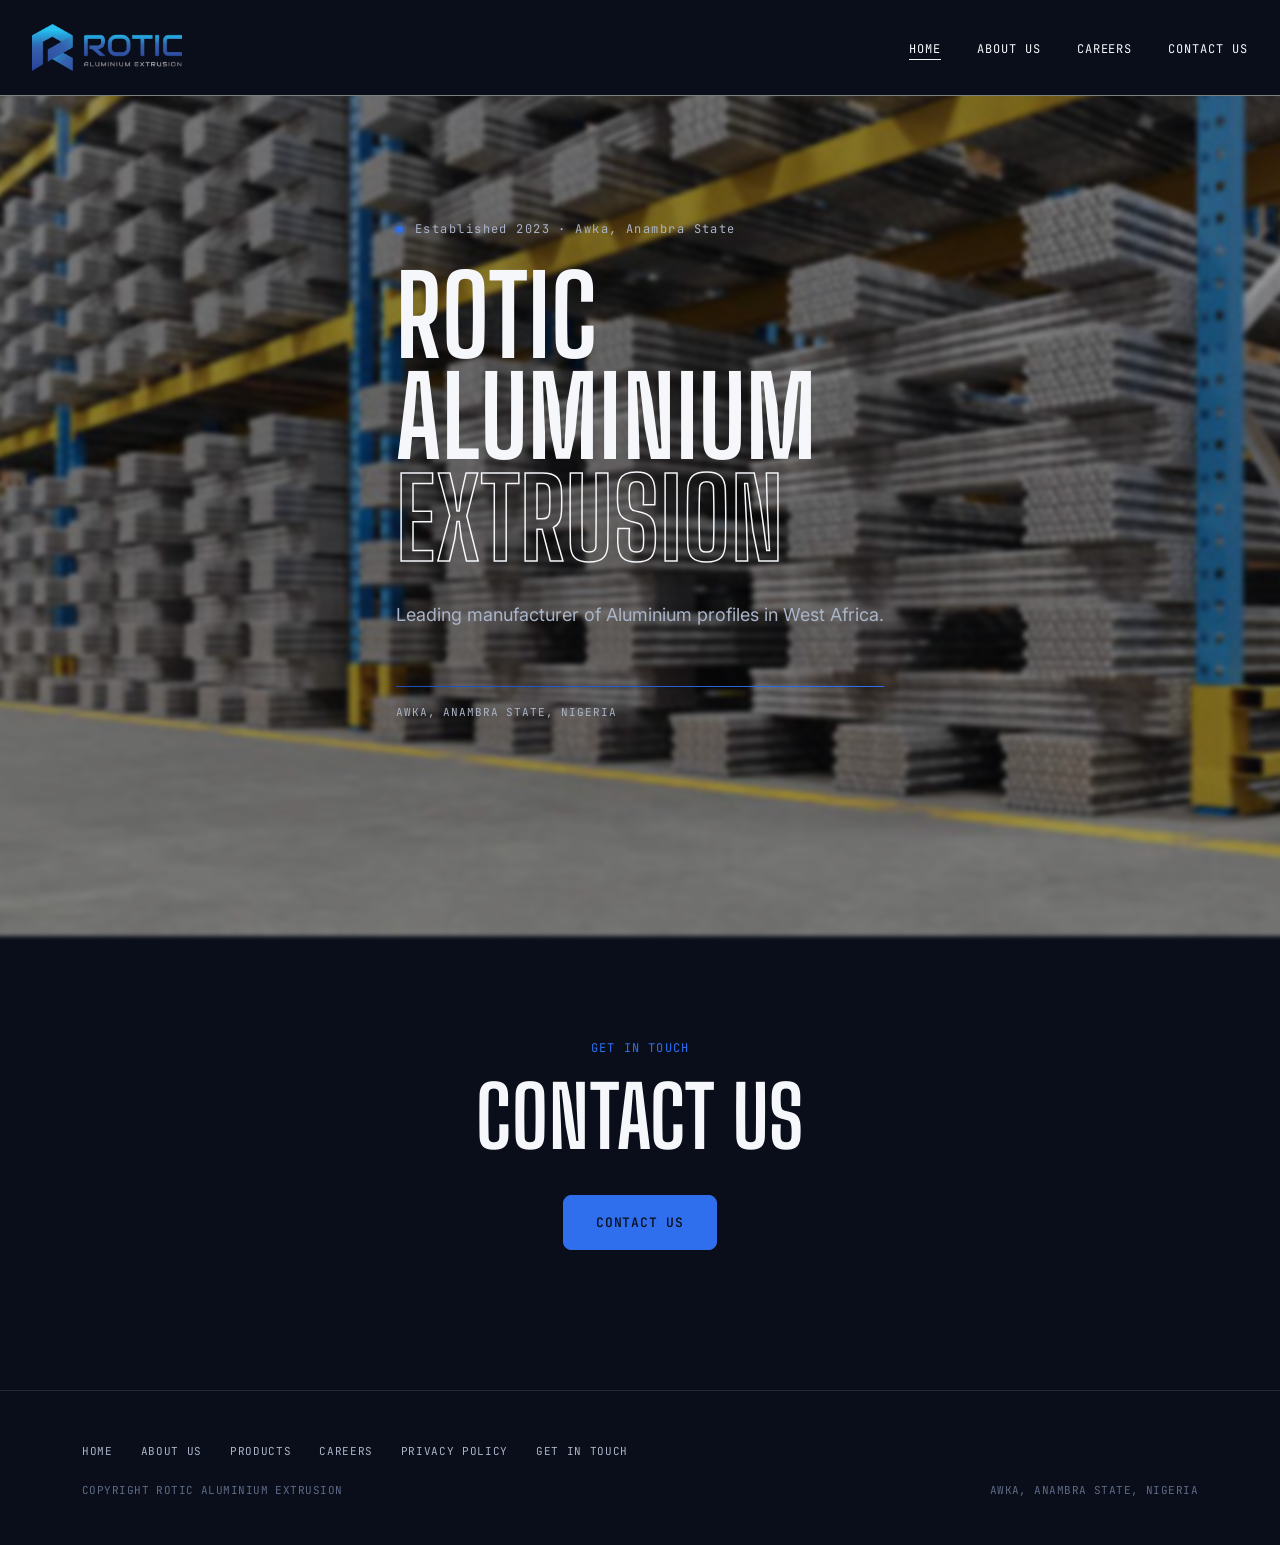
<file: index.html>
<!doctype html>
<html lang="en">
  <head>
    <meta charset="UTF-8" />
    <meta name="viewport" content="width=device-width, initial-scale=1.0" />
    <title>
      Rotic Aluminium Extrusion | Leading Aluminium Profile Manufacturer in
      Nigeria &amp; West Africa
    </title>
    <meta
      name="description"
      content="Rotic Aluminium Extrusion is a leading aluminium profile manufacturer in Awka, Anambra State, Nigeria, turning recycled scrap into high-performance extrusions for construction, architecture and industrial fabrication across West Africa."
    />
    <meta
      name="keywords"
      content="aluminium extrusion Nigeria, aluminium extrusion company Awka, aluminium profile manufacturer Nigeria, aluminium extrusion West Africa, recycled aluminium Nigeria, aluminium extrusion Anambra State, aluminium manufacturer Southeast Nigeria, powder coated aluminium Nigeria, aluminium fabrication supplier, Rotic Aluminium Extrusion"
    />
    <meta name="robots" content="index, follow" />
    <meta name="author" content="Rotic Aluminium Extrusion" />
    <link rel="canonical" href="https://company-website-tawny-pi.vercel.app/" />

    <!-- Open Graph -->
    <meta property="og:type" content="website" />
    <meta property="og:site_name" content="Rotic Aluminium Extrusion" />
    <meta
      property="og:title"
      content="Rotic Aluminium Extrusion | Leading Aluminium Profile Manufacturer in Nigeria"
    />
    <meta
      property="og:description"
      content="Leading manufacturer of aluminium profiles in West Africa. Fully integrated extrusion plant in Awka, Anambra State, Nigeria, built on recycled raw material."
    />
    <meta
      property="og:url"
      content="https://company-website-tawny-pi.vercel.app/"
    />
    <meta
      property="og:image"
      content="https://company-website-tawny-pi.vercel.app/images/IMG_4225.png"
    />
    <meta property="og:locale" content="en_NG" />

    <!-- Twitter / X -->
    <meta name="twitter:card" content="summary_large_image" />
    <meta
      name="twitter:title"
      content="Rotic Aluminium Extrusion | Leading Aluminium Profile Manufacturer in Nigeria"
    />
    <meta
      name="twitter:description"
      content="Leading manufacturer of aluminium profiles in West Africa, based in Awka, Anambra State, Nigeria."
    />
    <meta
      name="twitter:image"
      content="https://company-website-tawny-pi.vercel.app/images/IMG_4225.png"
    />

    <!-- Geo tags -->
    <meta name="geo.region" content="NG-AN" />
    <meta name="geo.placename" content="Awka, Anambra State" />
    <meta name="geo.position" content="6.233718767976861, 7.117095529133441" />
    <meta name="ICBM" content="6.233718767976861, 7.117095529133441" />

    <!-- JSON-LD: Organization (canonical entity record) -->
    <script type="application/ld+json">
      {
        "@context": "https://schema.org",
        "@type": "ManufacturingBusiness",
        "@id": "https://company-website-tawny-pi.vercel.app/#organization",
        "name": "Rotic Aluminium Extrusion",
        "alternateName": "Rotic Aluminium",
        "url": "https://company-website-tawny-pi.vercel.app/",
        "logo": "https://company-website-tawny-pi.vercel.app/images/IMG_4225.png",
        "description": "Rotic Aluminium Extrusion is a fully integrated aluminium extrusion manufacturer in Awka, Anambra State, Nigeria, transforming recycled aluminium scrap into high-performance profiles for construction, architecture, interior design and industrial fabrication.",
        "foundingDate": "2023",
        "address": {
          "@type": "PostalAddress",
          "addressLocality": "Awka",
          "addressRegion": "Anambra State",
          "addressCountry": "NG"
        },
        "areaServed": {
          "@type": "Place",
          "name": "West Africa"
        },
        "sameAs": ["https://ng.linkedin.com/company/rotic-aluminium-extrusion"]
      }
    </script>
    <link rel="preconnect" href="https://fonts.googleapis.com" />
    <link
      href="https://fonts.googleapis.com/css2?family=Big+Shoulders+Display:wght@500;600;700;800&family=Inter:wght@400;500;600&family=JetBrains+Mono:wght@400;500&display=swap"
      rel="stylesheet"
    />
    <link rel="icon" type="image/png" sizes="32x32" href="/favicon-32x32.png" />
    <link rel="icon" type="image/png" sizes="16x16" href="/favicon-16x16.png" />
    <link rel="apple-touch-icon" sizes="180x180" href="/apple-touch-icon.png" />
    <link rel="manifest" href="/site.webmanifest" />
    <link rel="icon" href="/favicon.ico" sizes="any" />
    <link rel="stylesheet" href="style.css" />
  </head>
  <body>
    <header>
      <a href="/" class="logo">
        <img src="./images/IMG_4225.png" alt="" class="logo" />
      </a>
      <nav>
        <ul>
          <li><a href="/" class="active">Home</a></li>
          <li><a href="/about">About Us</a></li>
          <li><a href="/careers">Careers</a></li>
          <li><a href="/contact">Contact Us</a></li>
        </ul>
      </nav>
      <button
        class="nav-toggle"
        id="navToggle"
        aria-label="Open menu"
        aria-expanded="false"
        aria-controls="mobileMenu"
      >
        <span class="nav-toggle-bars"
          ><span></span><span></span><span></span
        ></span>
      </button>
    </header>

    <div class="mobile-menu" id="mobileMenu">
      <ul>
        <li><a href="/" data-link class="active">Home</a></li>
        <li><a href="/about" data-link>About Us</a></li>
        <li><a href="/careers" data-link>Careers</a></li>
        <li><a href="/contact" data-link>Contact Us</a></li>
      </ul>
      <div class="mobile-menu-foot mono">Awka, Anambra State, Nigeria</div>
    </div>

    <!-- ============ HOME / HERO ============ -->
    <section class="hero">
      <div class="wrap">
        <div class="hero-eyebrow">
          <span class="dot"></span>
          <span>Established 2023 &middot; Awka, Anambra State</span>
        </div>
        <h1>ROTIC<br />ALUMINIUM<br /><em>EXTRUSION</em></h1>
        <p class="hero-sub">
          Leading manufacturer of Aluminium profiles in West Africa.
        </p>
        <div class="die-line"><div class="billet"></div></div>
        <div class="hero-meta">
          <span>Awka, Anambra State, Nigeria</span>
        </div>
      </div>
    </section>

    <!-- ============ CTA ============ -->
    <section class="cta">
      <div class="wrap">
        <div class="eyebrow">Get In Touch</div>
        <h2 class="reveal">CONTACT US</h2>
        <div class="cta-buttons reveal">
          <a href="/contact" class="btn btn-solid">Contact Us</a>
        </div>
      </div>
    </section>

    <footer>
      <div class="wrap">
        <div class="footer-row">
          <ul class="footer-links">
            <li><a href="/">Home</a></li>
            <li><a href="/about">About Us</a></li>
            <li><a href="#">Products</a></li>
            <li><a href="/careers">Careers</a></li>
            <li><a href="#">Privacy Policy</a></li>
            <li><a href="/contact">Get In Touch</a></li>
          </ul>
        </div>
        <div class="footer-row" style="margin-top: 24px">
          <span class="mono">Copyright Rotic Aluminium Extrusion</span>
          <span class="mono">Awka, Anambra State, Nigeria</span>
        </div>
      </div>
    </footer>

    <script src="script.js"></script>
  </body>
</html>
</file>
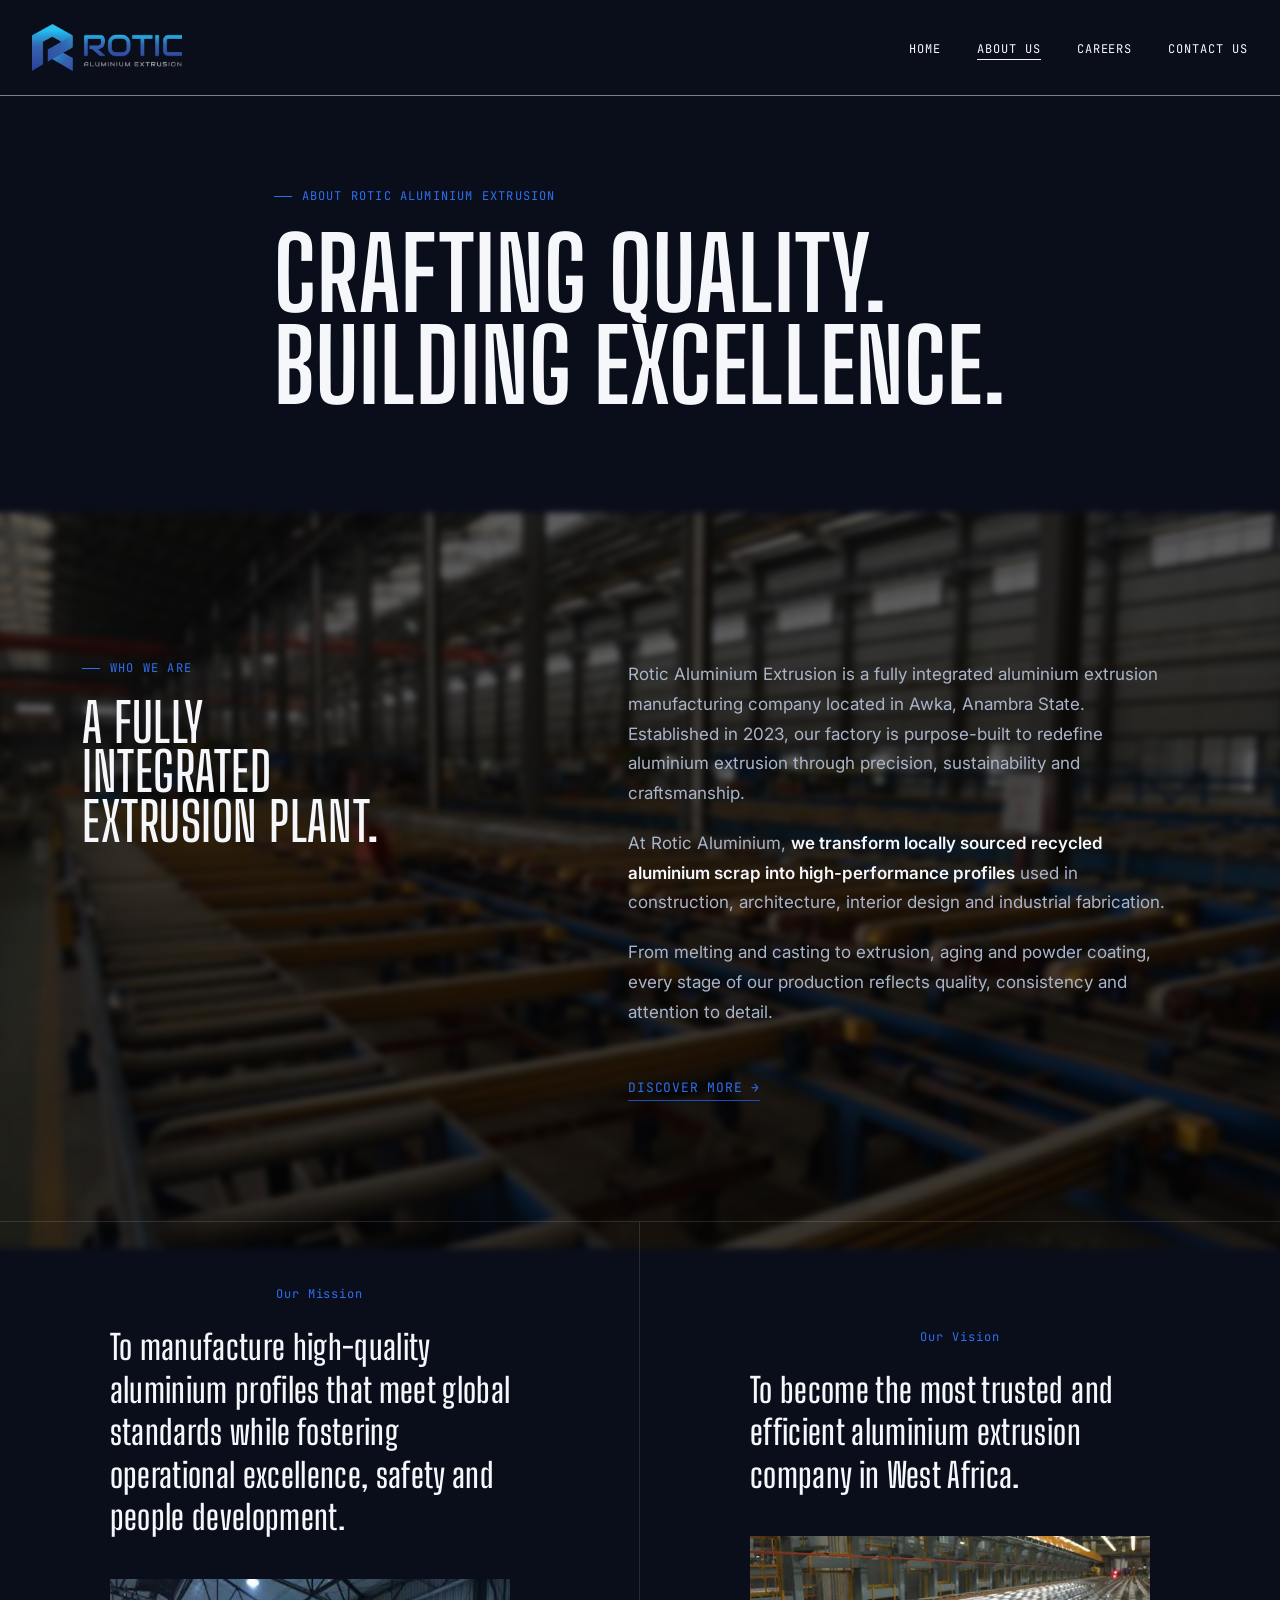
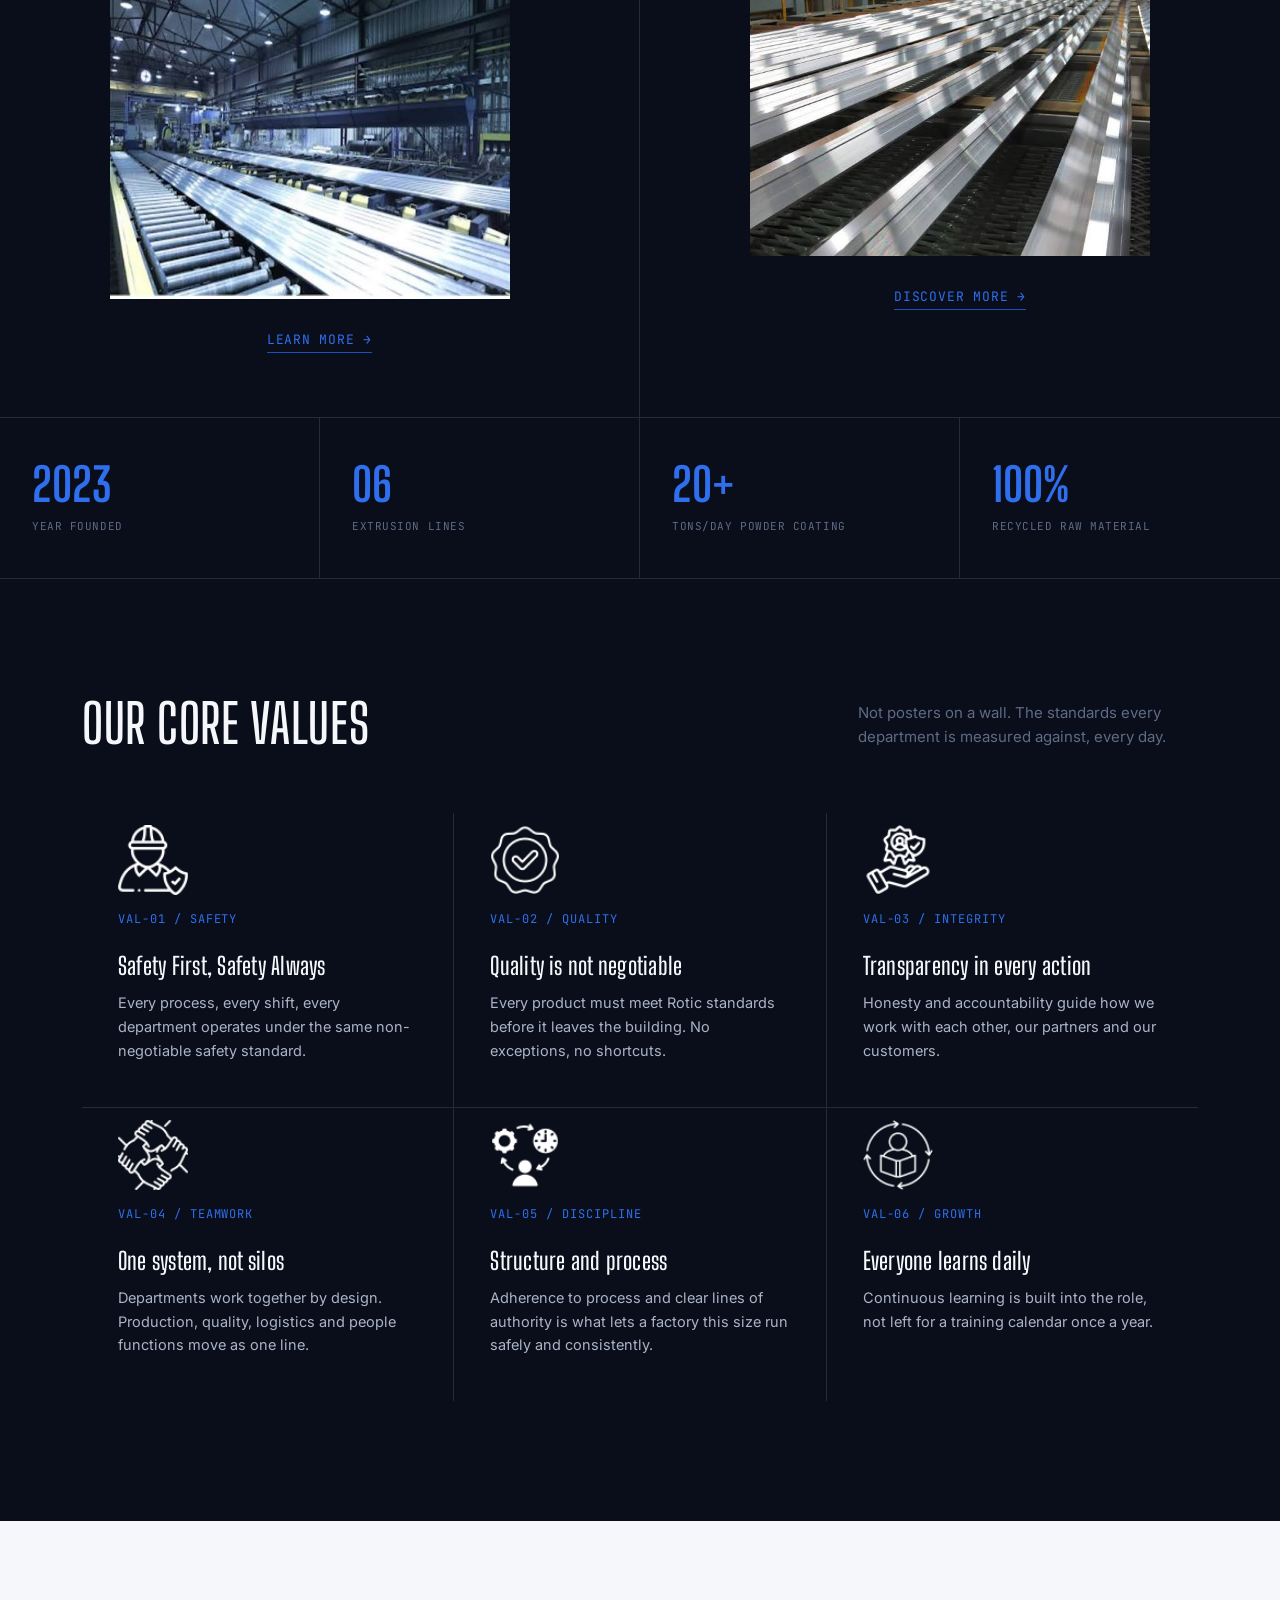
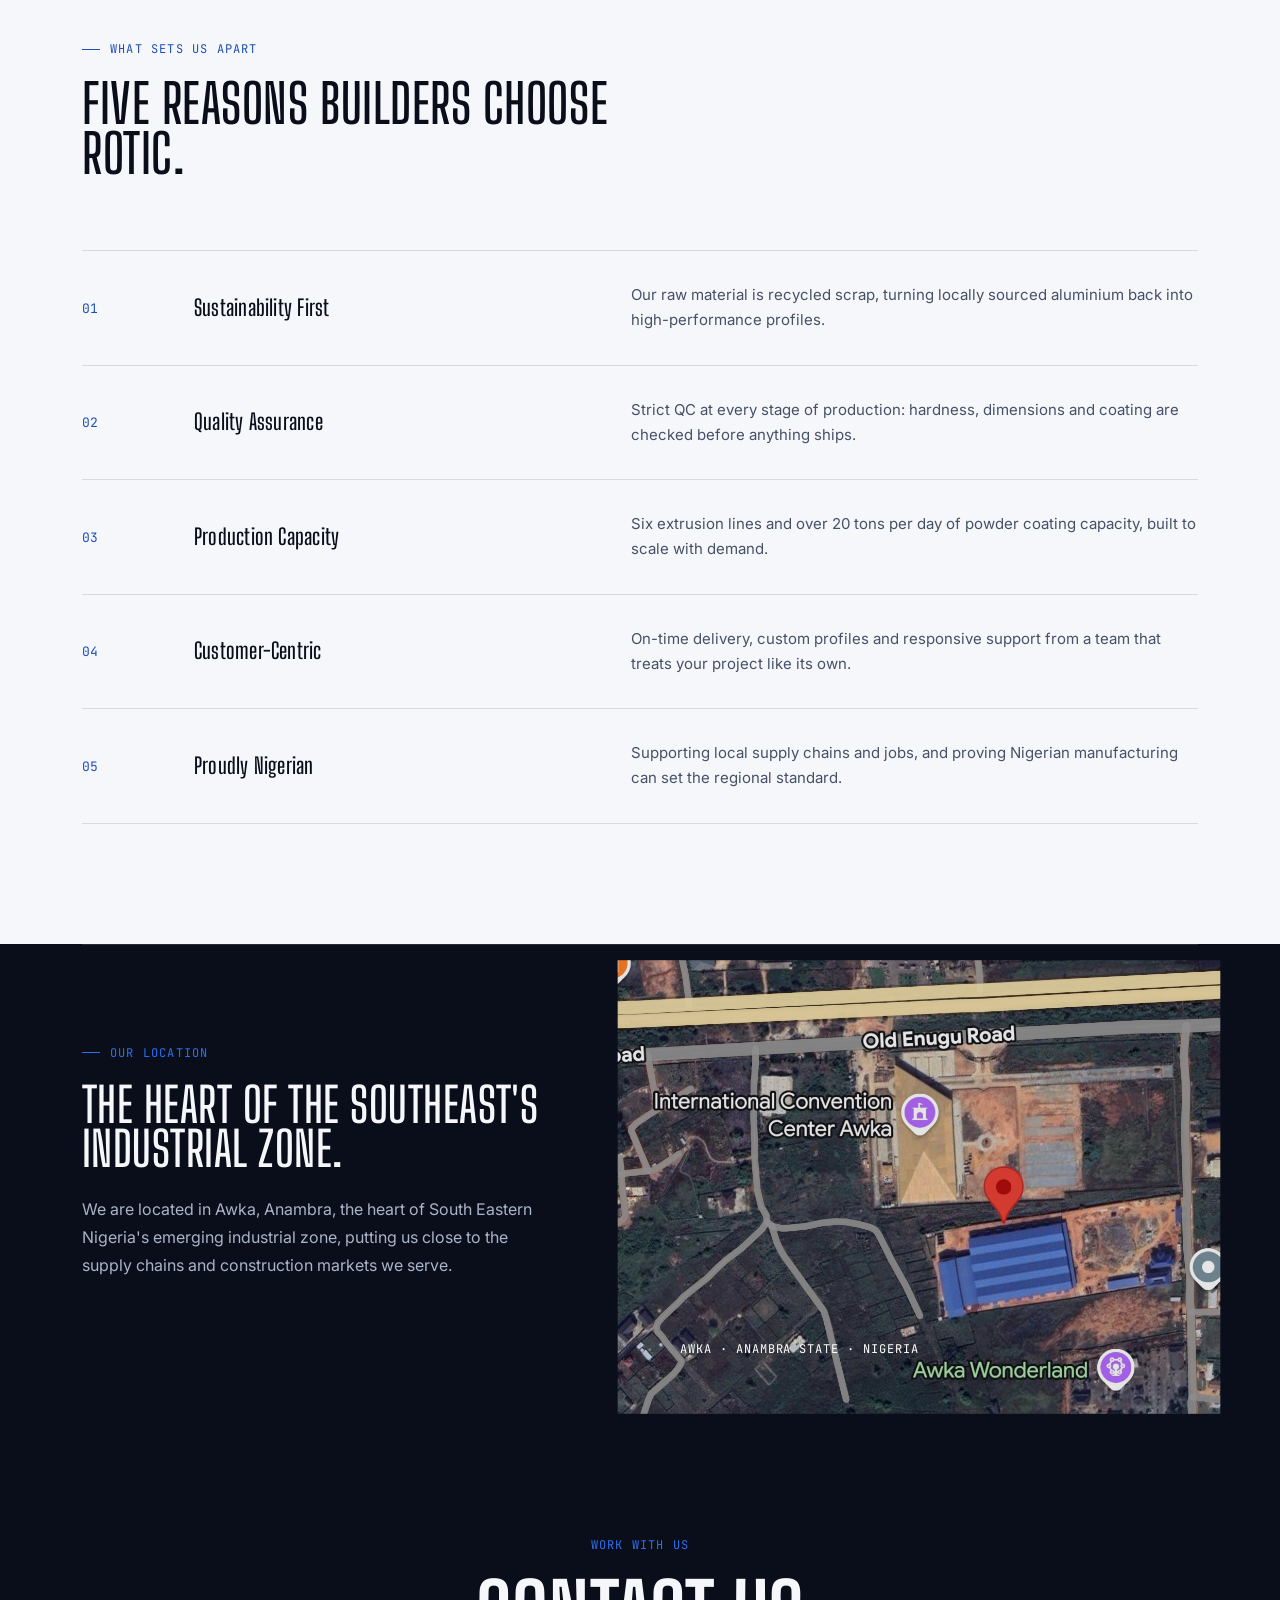
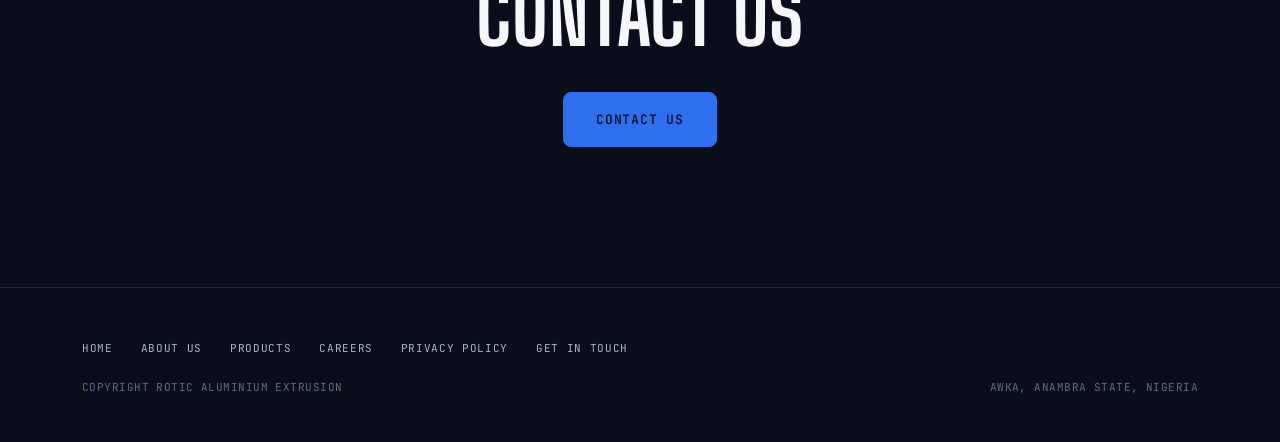
<file: about.html>
<!doctype html>
<html lang="en">
  <head>
    <meta charset="UTF-8" />
    <meta name="viewport" content="width=device-width, initial-scale=1.0" />
    <title>
      Rotic Aluminium Extrusion | Aluminium Profile Manufacturer in Awka,
      Nigeria
    </title>
    <meta
      name="description"
      content="Aluminium extrusion company in Awka, Anambra State, Nigeria. Rotic transforms recycled aluminium scrap into high-quality profiles for construction & architecture."
    />
    <meta
      name="keywords"
      content="about Rotic Aluminium, aluminium extrusion company Nigeria, aluminium manufacturer Awka, recycled aluminium extrusion, aluminium extrusion plant Anambra, sustainable aluminium manufacturing, aluminium profile production Nigeria, aluminium extrusion factory West Africa"
    />
    <meta name="robots" content="index, follow" />
    <meta name="author" content="Rotic Aluminium Extrusion" />
    <link rel="canonical" href="https://company-website-tawny-pi.vercel.app/about" />

    <!-- Open Graph -->
    <meta property="og:type" content="website" />
    <meta property="og:site_name" content="Rotic Aluminium Extrusion" />
    <meta property="og:title" content="About Us | Rotic Aluminium Extrusion" />
    <meta
      property="og:description"
      content="A fully integrated aluminium extrusion plant in Awka, Anambra State, transforming recycled scrap into high-performance profiles for construction and industrial fabrication."
    />
    <meta property="og:url" content="https://company-website-tawny-pi.vercel.app/about" />
    <meta
      property="og:image"
      content="https://company-website-tawny-pi.vercel.app/images/IMG_4225.png"
    />
    <meta property="og:locale" content="en_NG" />

    <!-- Twitter / X -->
    <meta name="twitter:card" content="summary_large_image" />
    <meta name="twitter:title" content="About Us | Rotic Aluminium Extrusion" />
    <meta
      name="twitter:description"
      content="Fully integrated aluminium extrusion manufacturer in Awka, Nigeria — recycled scrap into high-performance profiles."
    />
    <meta
      name="twitter:image"
      content="https://company-website-tawny-pi.vercel.app/images/IMG_4225.png"
    />

    <!-- Geo tags -->
    <meta name="geo.region" content="NG-AN" />
    <meta name="geo.placename" content="Awka, Anambra State" />
    <meta name="geo.position" content="6.233718767976861, 7.117095529133441" />
    <meta name="ICBM" content="6.233718767976861, 7.117095529133441" />

    <!-- JSON-LD: AboutPage referencing the canonical Organization -->
    <script type="application/ld+json">
      {
        "@context": "https://schema.org",
        "@type": "AboutPage",
        "url": "https://company-website-tawny-pi.vercel.app/about",
        "name": "About Rotic Aluminium Extrusion",
        "description": "Rotic Aluminium Extrusion is a fully integrated aluminium extrusion manufacturing company in Awka, Anambra State, Nigeria, established in 2023.",
        "mainEntity": {
          "@id": "https://company-website-tawny-pi.vercel.app/#organization"
        }
      }
    </script>
    <link rel="preconnect" href="https://fonts.googleapis.com" />
    <link
      href="https://fonts.googleapis.com/css2?family=Big+Shoulders+Display:wght@500;600;700;800&family=Inter:wght@400;500;600&family=JetBrains+Mono:wght@400;500&display=swap"
      rel="stylesheet"
    />
    <link rel="icon" type="image/png" sizes="32x32" href="/favicon-32x32.png" />
    <link rel="icon" type="image/png" sizes="16x16" href="/favicon-16x16.png" />
    <link rel="apple-touch-icon" sizes="180x180" href="/apple-touch-icon.png" />
    <link rel="manifest" href="/site.webmanifest" />
    <link rel="icon" href="/favicon.ico" sizes="any" />
    <link rel="stylesheet" href="style.css" />
  </head>
  <body>
    <header>
      <a href="/" class="logo">
        <img
          src="./images/IMG_4225.png"
          alt="Rotic Aluminium logo"
          class="logo"
        />
      </a>
      <nav>
        <ul>
          <li><a href="/">Home</a></li>
          <li><a href="/about" class="active">About Us</a></li>
          <li><a href="/careers">Careers</a></li>
          <li><a href="/contact">Contact Us</a></li>
        </ul>
      </nav>
      <button
        class="nav-toggle"
        id="navToggle"
        aria-label="Open menu"
        aria-expanded="false"
        aria-controls="mobileMenu"
      >
        <span class="nav-toggle-bars"
          ><span></span><span></span><span></span
        ></span>
      </button>
    </header>

    <div class="mobile-menu" id="mobileMenu">
      <ul>
        <li><a href="/" data-link>Home</a></li>
        <li><a href="/about" data-link class="active">About Us</a></li>
        <li><a href="/careers" data-link>Careers</a></li>
        <li><a href="/contact" data-link>Contact Us</a></li>
      </ul>
      <div class="mobile-menu-foot mono">Awka, Anambra State, Nigeria</div>
    </div>

    <!-- ============ PAGE HEADER ============ -->
    <section class="page-header">
      <div class="wrap">
        <div class="eyebrow">About Rotic Aluminium Extrusion</div>
        <h1>CRAFTING QUALITY.<br />BUILDING EXCELLENCE.</h1>
      </div>
    </section>

    <!-- ============ WHO WE ARE ============ -->
    <section class="section-pad">
      <div class="wrap story">
        <div class="reveal">
          <div class="eyebrow">Who We Are</div>
          <h2>A fully<br />integrated<br />extrusion plant.</h2>
        </div>
        <div class="story-body reveal">
          <p>
            Rotic Aluminium Extrusion is a fully integrated aluminium extrusion
            manufacturing company located in Awka, Anambra State. Established in
            2023, our factory is purpose-built to redefine aluminium extrusion
            through precision, sustainability and craftsmanship.
          </p>
          <p>
            At Rotic Aluminium,
            <strong
              >we transform locally sourced recycled aluminium scrap into
              high-performance profiles</strong
            >
            used in construction, architecture, interior design and industrial
            fabrication.
          </p>
          <p>
            From melting and casting to extrusion, aging and powder coating,
            every stage of our production reflects quality, consistency and
            attention to detail.
          </p>
          <a href="#apart" class="text-link">Discover more &rarr;</a>
        </div>
      </div>
    </section>

    <!-- ============ MISSION / VISION ============ -->
    <div class="mv-grid reveal">
      <div class="mv-card">
        <span class="mv-tag">Our Mission</span>
        <div class="mv-image">
          <h3>
            To manufacture high-quality aluminium profiles that meet global
            standards while fostering operational excellence, safety and people
            development.
          </h3>
          <img src="./images/our mission.jpg" alt="Our mission logo" />
        </div>
        <a href="#values" class="text-link">Learn more &rarr;</a>
      </div>
      <div class="mv-card">
        <span class="mv-tag">Our Vision</span>
        <div class="mv-image">
          <h3>
            To become the most trusted and efficient aluminium extrusion company
            in West Africa.
          </h3>
          <img src="./images/our vission.jpg" alt="our vision illustration" />
        </div>
        <a href="#apart" class="text-link">Discover more &rarr;</a>
      </div>
    </div>

    <!-- ============ STATS ============ -->
    <div class="stats reveal">
      <div class="stat">
        <div class="num">2023</div>
        <div class="label">Year Founded</div>
      </div>
      <div class="stat">
        <div class="num">06</div>
        <div class="label">Extrusion Lines</div>
      </div>
      <div class="stat">
        <div class="num">20+</div>
        <div class="label">Tons/Day Powder Coating</div>
      </div>
      <div class="stat">
        <div class="num">100%</div>
        <div class="label">Recycled Raw Material</div>
      </div>
    </div>

    <!-- ============ CORE VALUES ============ -->
    <section id="values" class="section-pad">
      <div class="wrap">
        <div class="values-head reveal">
          <h2>Our Core Values</h2>
          <p>
            Not posters on a wall. The standards every department is measured
            against, every day.
          </p>
        </div>
        <div class="value-grid reveal">
          <div class="value-card">
            <img src="./images/worker.png" alt="safety icon" />
            <span class="value-code">VAL-01 / SAFETY</span>
            <h3>Safety First, Safety Always</h3>
            <p>
              Every process, every shift, every department operates under the
              same non-negotiable safety standard.
            </p>
          </div>
          <div class="value-card">
            <img src="./images/high-quality.png" alt="quality icon" />
            <span class="value-code">VAL-02 / QUALITY</span>
            <h3>Quality is not negotiable</h3>
            <p>
              Every product must meet Rotic standards before it leaves the
              building. No exceptions, no shortcuts.
            </p>
          </div>
          <div class="value-card">
            <img src="./images/trustworthy.png" alt="integrity icon" />
            <span class="value-code">VAL-03 / INTEGRITY</span>
            <h3>Transparency in every action</h3>
            <p>
              Honesty and accountability guide how we work with each other, our
              partners and our customers.
            </p>
          </div>
          <div class="value-card">
            <img src="./images/collaboration.png" alt="icon for teamwork" />
            <span class="value-code">VAL-04 / TEAMWORK</span>
            <h3>One system, not silos</h3>
            <p>
              Departments work together by design. Production, quality,
              logistics and people functions move as one line.
            </p>
          </div>
          <div class="value-card">
            <img src="./images/discipline.png" alt="icon for discipline" />
            <span class="value-code">VAL-05 / DISCIPLINE</span>
            <h3>Structure and process</h3>
            <p>
              Adherence to process and clear lines of authority is what lets a
              factory this size run safely and consistently.
            </p>
          </div>
          <div class="value-card">
            <img src="./images/continuous-learning.png" alt="iocn for growth" />
            <span class="value-code">VAL-06 / GROWTH</span>
            <h3>Everyone learns daily</h3>
            <p>
              Continuous learning is built into the role, not left for a
              training calendar once a year.
            </p>
          </div>
        </div>
      </div>
    </section>

    <!-- ============ WHAT SETS US APART ============ -->
    <section id="apart" class="apart section-pad">
      <div class="wrap">
        <div class="eyebrow">What Sets Us Apart</div>
        <h2 class="reveal">Five reasons builders choose Rotic.</h2>

        <div class="apart-row reveal">
          <div class="apart-tag">01</div>
          <h3>Sustainability First</h3>
          <p>
            Our raw material is recycled scrap, turning locally sourced
            aluminium back into high-performance profiles.
          </p>
        </div>
        <div class="apart-row reveal">
          <div class="apart-tag">02</div>
          <h3>Quality Assurance</h3>
          <p>
            Strict QC at every stage of production: hardness, dimensions and
            coating are checked before anything ships.
          </p>
        </div>
        <div class="apart-row reveal">
          <div class="apart-tag">03</div>
          <h3>Production Capacity</h3>
          <p>
            Six extrusion lines and over 20 tons per day of powder coating
            capacity, built to scale with demand.
          </p>
        </div>
        <div class="apart-row reveal">
          <div class="apart-tag">04</div>
          <h3>Customer-Centric</h3>
          <p>
            On-time delivery, custom profiles and responsive support from a team
            that treats your project like its own.
          </p>
        </div>
        <div class="apart-row reveal">
          <div class="apart-tag">05</div>
          <h3>Proudly Nigerian</h3>
          <p>
            Supporting local supply chains and jobs, and proving Nigerian
            manufacturing can set the regional standard.
          </p>
        </div>
      </div>
    </section>

    <!-- ============ LOCATION ============ -->
    <section>
      <div class="wrap">
        <div class="facility">
          <div class="facility-info reveal">
            <div class="eyebrow">Our Location</div>
            <h2>The heart of the Southeast's industrial zone.</h2>
            <p>
              We are located in Awka, Anambra, the heart of South Eastern
              Nigeria's emerging industrial zone, putting us close to the supply
              chains and construction markets we serve.
            </p>
          </div>
          <a
            href="https://maps.app.goo.gl/JzV4QrAEgEvT5Cn18"
            title="Our location"
            ><div class="facility-visual reveal">
              <span class="coord"
                >AWKA &middot; ANAMBRA STATE &middot; NIGERIA</span
              >
            </div>
          </a>
        </div>
      </div>
    </section>

    <!-- ============ CTA ============ -->
    <section class="cta">
      <div class="wrap">
        <div class="eyebrow">Work with us</div>
        <h2 class="reveal">CONTACT US</h2>
        <div class="cta-buttons reveal">
          <a href="/contact" title="Contact Us" class="btn btn-solid">Contact Us</a>
        </div>
      </div>
    </section>

    <footer>
      <div class="wrap">
        <div class="footer-row">
          <ul class="footer-links">
            <li><a href="/" title="Home">Home</a></li>
            <li><a href="/about">About Us</a></li>
            <li><a href="#">Products</a></li>
            <li><a href="/careers">Careers</a></li>
            <li><a href="#">Privacy Policy</a></li>
            <li><a href="/contact">Get In Touch</a></li>
          </ul>
        </div>
        <div class="footer-row" style="margin-top: 24px">
          <span class="mono">Copyright Rotic Aluminium Extrusion</span>
          <span class="mono">Awka, Anambra State, Nigeria</span>
        </div>
      </div>
    </footer>

    <script src="script.js"></script>
  </body>
</html>
</file>
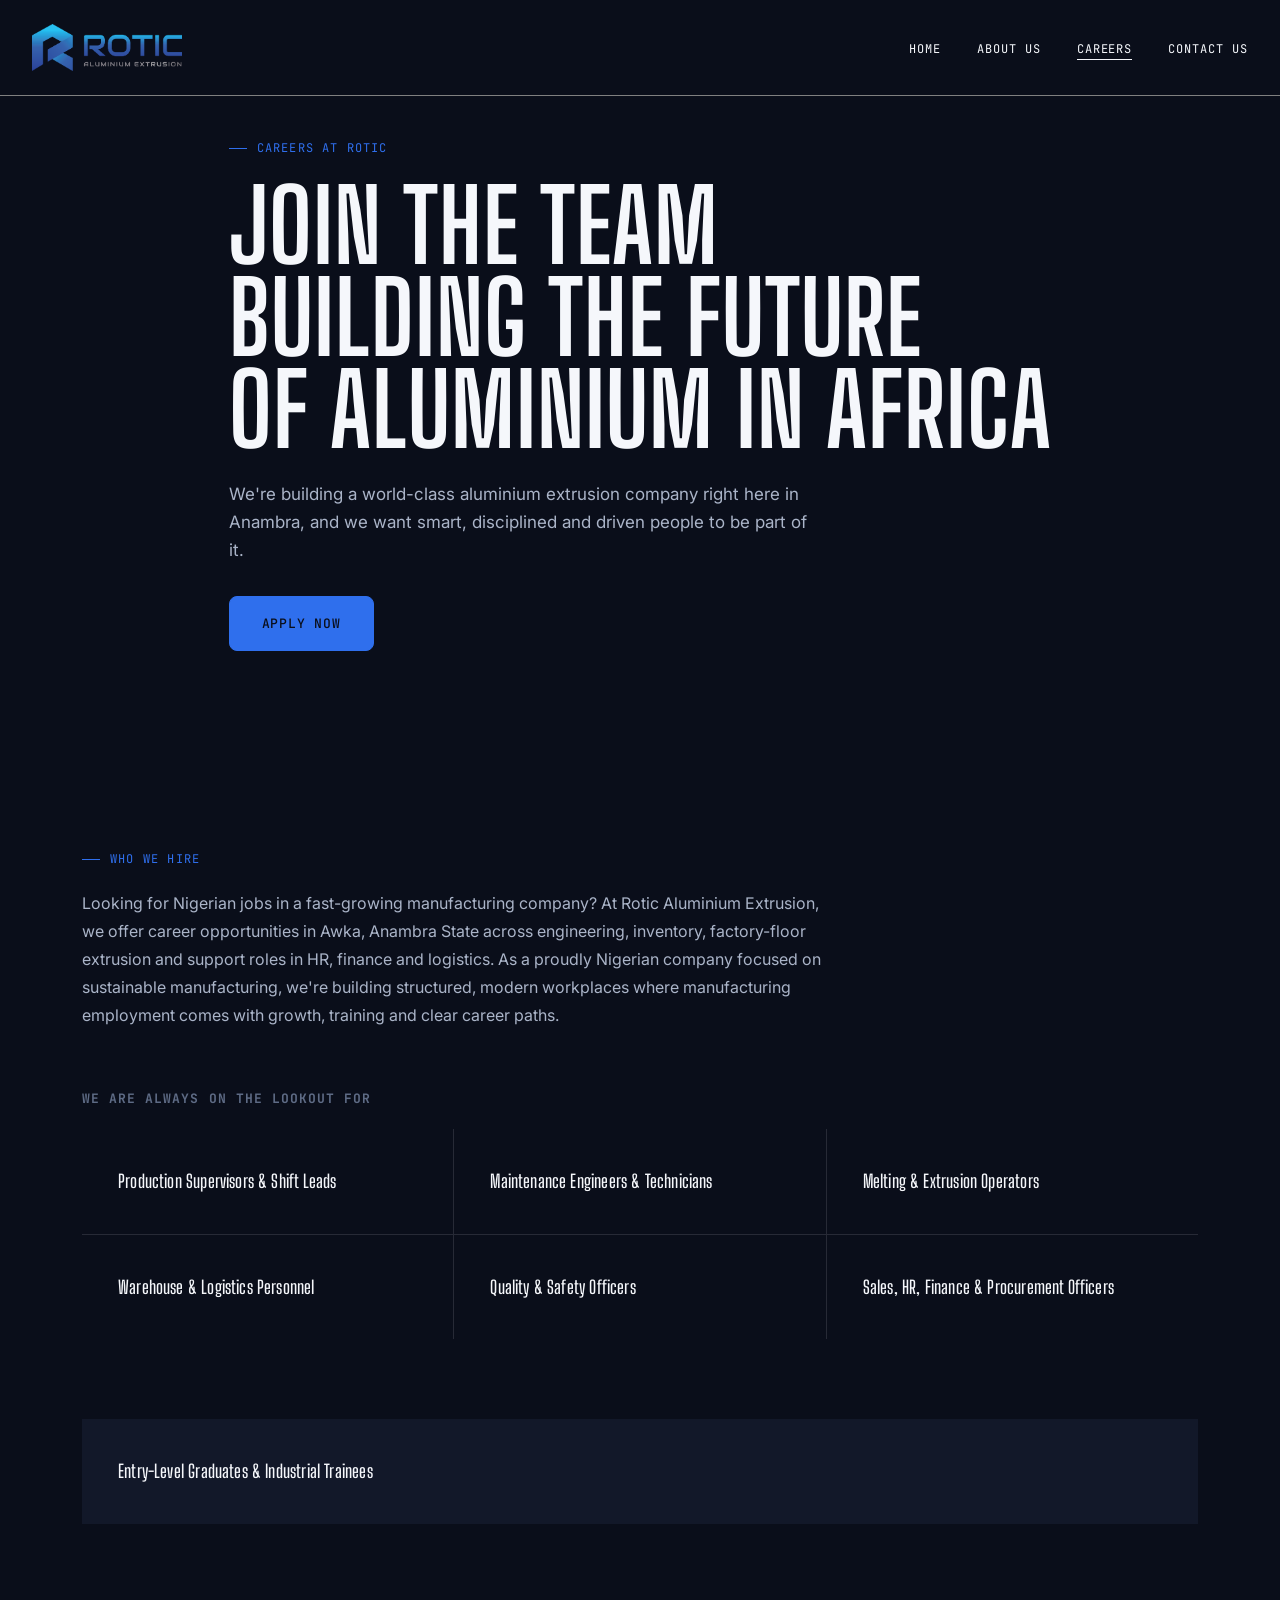
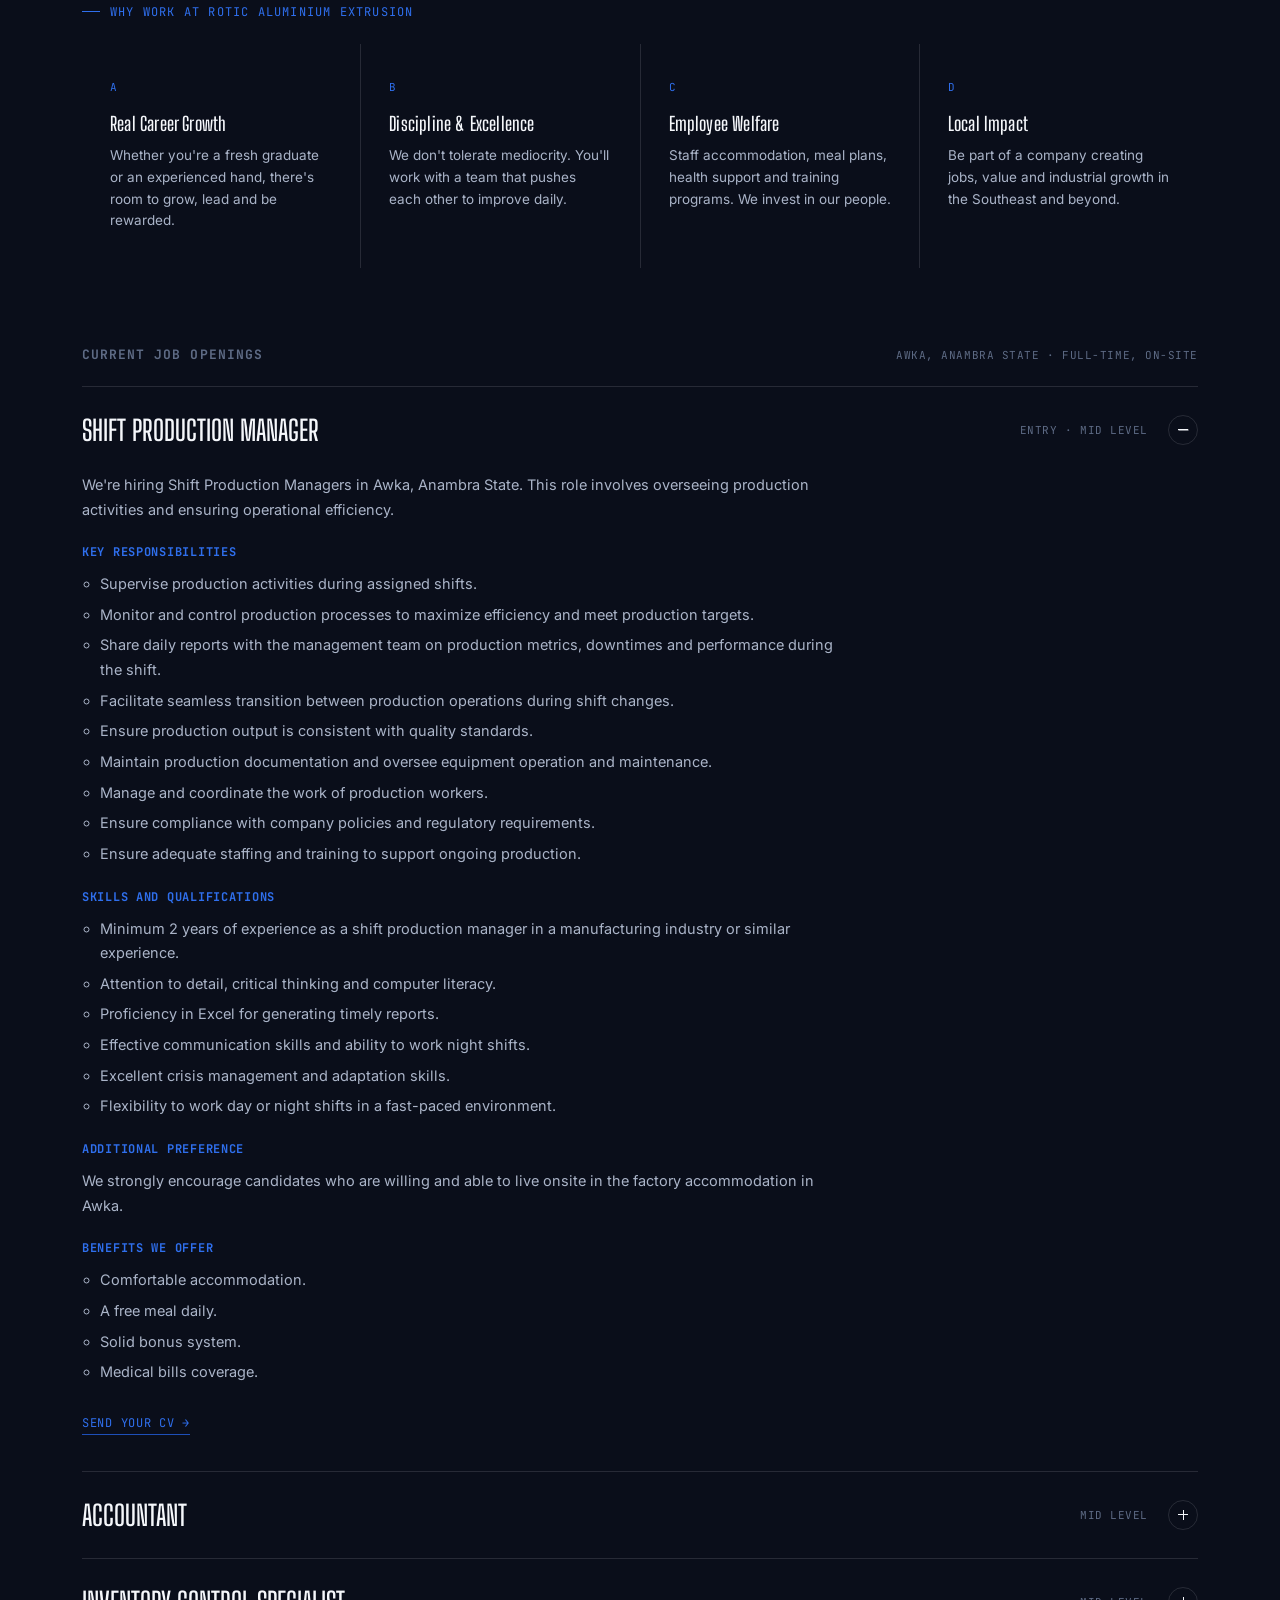
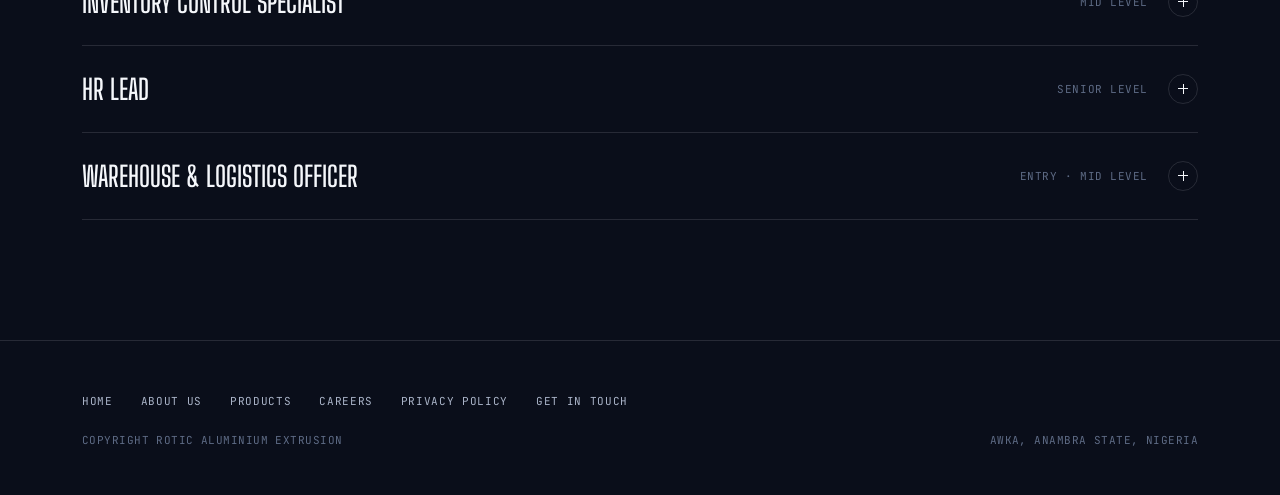
<file: careers.html>
<!doctype html>
<html lang="en">
  <head>
    <meta charset="UTF-8" />
    <meta name="viewport" content="width=device-width, initial-scale=1.0" />
    <title>Careers | Rotic Aluminium Extrusion &ndash; Jobs in Awka, Anambra State</title>
    <meta
      name="description"
      content="Explore careers at Rotic Aluminium Extrusion in Awka, Anambra State, Nigeria. We're hiring production, engineering, logistics, HR and entry-level roles at a growing aluminium extrusion factory."
    />
    <meta
      name="keywords"
      content="Rotic Aluminium careers, aluminium factory jobs Nigeria, manufacturing jobs Awka, aluminium extrusion jobs Anambra, factory jobs Southeast Nigeria, Nigerian manufacturing careers, engineering jobs Anambra State, entry level jobs Awka"
    />
    <meta name="robots" content="index, follow" />
    <meta name="author" content="Rotic Aluminium Extrusion" />
    <link rel="canonical" href="https://company-website-tawny-pi.vercel.app/careers" />

    <!-- Open Graph -->
    <meta property="og:type" content="website" />
    <meta property="og:site_name" content="Rotic Aluminium Extrusion" />
    <meta
      property="og:title"
      content="Careers | Rotic Aluminium Extrusion"
    />
    <meta
      property="og:description"
      content="Join the team building the future of aluminium in Africa. Explore open roles at our Awka, Anambra State factory."
    />
    <meta property="og:url" content="https://company-website-tawny-pi.vercel.app/careers" />
    <meta
      property="og:image"
      content="https://company-website-tawny-pi.vercel.app/images/IMG_4225.png"
    />
    <meta property="og:locale" content="en_NG" />

    <!-- Twitter / X -->
    <meta name="twitter:card" content="summary_large_image" />
    <meta name="twitter:title" content="Careers | Rotic Aluminium Extrusion" />
    <meta
      name="twitter:description"
      content="We're hiring in Awka, Anambra State. Explore open roles at Rotic Aluminium Extrusion."
    />
    <meta
      name="twitter:image"
      content="https://company-website-tawny-pi.vercel.app/images/IMG_4225.png"
    />

    <!-- Geo tags -->
    <meta name="geo.region" content="NG-AN" />
    <meta name="geo.placename" content="Awka, Anambra State" />
    <meta name="geo.position" content="6.233718767976861, 7.117095529133441" />
    <meta name="ICBM" content="6.233718767976861, 7.117095529133441" />

    <!-- JSON-LD: Careers/collection page referencing the canonical Organization -->
    <script type="application/ld+json">
      {
        "@context": "https://schema.org",
        "@type": "CollectionPage",
        "url": "https://company-website-tawny-pi.vercel.app/careers",
        "name": "Careers at Rotic Aluminium Extrusion",
        "description": "Current job openings at Rotic Aluminium Extrusion, a fully integrated aluminium extrusion factory in Awka, Anambra State, Nigeria.",
        "about": {
          "@id": "https://company-website-tawny-pi.vercel.app/#organization"
        },
        "hasPart": [
          {
            "@type": "JobPosting",
            "title": "Shift Production Manager",
            "hiringOrganization": { "@id": "https://company-website-tawny-pi.vercel.app/#organization" },
            "jobLocation": {
              "@type": "Place",
              "address": {
                "@type": "PostalAddress",
                "addressLocality": "Awka",
                "addressRegion": "Anambra State",
                "addressCountry": "NG"
              }
            },
            "employmentType": "FULL_TIME"
          },
          {
            "@type": "JobPosting",
            "title": "Warehouse & Logistics Officer",
            "hiringOrganization": { "@id": "https://company-website-tawny-pi.vercel.app/#organization" },
            "jobLocation": {
              "@type": "Place",
              "address": {
                "@type": "PostalAddress",
                "addressLocality": "Awka",
                "addressRegion": "Anambra State",
                "addressCountry": "NG"
              }
            },
            "employmentType": "FULL_TIME"
          }
        ]
      }
    </script>
    <link rel="preconnect" href="https://fonts.googleapis.com" />
    <link
      href="https://fonts.googleapis.com/css2?family=Big+Shoulders+Display:wght@500;600;700;800&family=Inter:wght@400;500;600&family=JetBrains+Mono:wght@400;500&display=swap"
      rel="stylesheet"
    />
    <link rel="icon" type="image/png" sizes="32x32" href="/favicon-32x32.png" />
    <link rel="icon" type="image/png" sizes="16x16" href="/favicon-16x16.png" />
    <link rel="apple-touch-icon" sizes="180x180" href="/apple-touch-icon.png" />
    <link rel="manifest" href="/site.webmanifest" />
    <link rel="icon" href="/favicon.ico" sizes="any" />
    <link rel="stylesheet" href="style.css" />
  </head>
  <body>
    <header>
      <a href="/" class="logo">
        <img src="./images/IMG_4225.png" alt="" class="logo" />
      </a>
      <nav>
        <ul>
          <li><a href="/">Home</a></li>
          <li><a href="/about">About Us</a></li>
          <li><a href="/careers" class="active">Careers</a></li>
          <li><a href="/contact">Contact Us</a></li>
        </ul>
      </nav>
      <button
        class="nav-toggle"
        id="navToggle"
        aria-label="Open menu"
        aria-expanded="false"
        aria-controls="mobileMenu"
      >
        <span class="nav-toggle-bars"
          ><span></span><span></span><span></span
        ></span>
      </button>
    </header>

    <div class="mobile-menu" id="mobileMenu">
      <ul>
        <li><a href="/" data-link>Home</a></li>
        <li><a href="/about" data-link>About Us</a></li>
        <li><a href="/careers" data-link class="active">Careers</a></li>
        <li><a href="/contact" data-link>Contact Us</a></li>
      </ul>
      <div class="mobile-menu-foot mono">Awka, Anambra State, Nigeria</div>
    </div>

    <!-- ============ PAGE HEADER ============ -->
    <section class="page-header">
      <div class="wrap">
        <div class="eyebrow">Careers at Rotic</div>
        <h1>
          JOIN THE TEAM<br />BUILDING THE FUTURE<br />OF ALUMINIUM IN AFRICA
        </h1>
        <p>
          We're building a world-class aluminium extrusion company right here in
          Anambra, and we want smart, disciplined and driven people to be part
          of it.
        </p>
        <a
          href="mailto:jobs@roticaluminium.com"
          class="btn btn-solid"
          style="margin-top: 32px"
          >Apply Now</a
        >
      </div>
    </section>

    <!-- ============ WHO WE HIRE ============ -->
    <section class="section-pad">
      <div class="wrap">
        <div class="eyebrow reveal">Who We Hire</div>
        <p
          class="reveal"
          style="
            max-width: 760px;
            font-size: 16px;
            line-height: 1.75;
            color: var(--silver);
            margin-bottom: 64px;
          "
        >
          Looking for Nigerian jobs in a fast-growing manufacturing company? At
          Rotic Aluminium Extrusion, we offer career opportunities in Awka,
          Anambra State across engineering, inventory, factory-floor extrusion
          and support roles in HR, finance and logistics. As a proudly Nigerian
          company focused on sustainable manufacturing, we're building
          structured, modern workplaces where manufacturing employment comes
          with growth, training and clear career paths.
        </p>

        <div class="roles-head reveal" style="margin-bottom: 24px">
          <h3>We Are Always On The Lookout For</h3>
        </div>
        <div class="value-grid reveal" style="margin-bottom: 80px">
          <div class="value-card">
            <h3 style="font-size: 18px; margin-bottom: 0">
              Production Supervisors &amp; Shift Leads
            </h3>
          </div>
          <div class="value-card">
            <h3 style="font-size: 18px; margin-bottom: 0">
              Maintenance Engineers &amp; Technicians
            </h3>
          </div>
          <div class="value-card">
            <h3 style="font-size: 18px; margin-bottom: 0">
              Melting &amp; Extrusion Operators
            </h3>
          </div>
          <div class="value-card">
            <h3 style="font-size: 18px; margin-bottom: 0">
              Warehouse &amp; Logistics Personnel
            </h3>
          </div>
          <div class="value-card">
            <h3 style="font-size: 18px; margin-bottom: 0">
              Quality &amp; Safety Officers
            </h3>
          </div>
          <div class="value-card">
            <h3 style="font-size: 18px; margin-bottom: 0">
              Sales, HR, Finance &amp; Procurement Officers
            </h3>
          </div>
        </div>
        <div class="reveal" style="margin-bottom: 80px">
          <div class="value-card" style="background: var(--graphite-soft)">
            <h3 style="font-size: 18px; margin-bottom: 0">
              Entry-Level Graduates &amp; Industrial Trainees
            </h3>
          </div>
        </div>

        <div class="eyebrow reveal">Why Work at Rotic Aluminium Extrusion</div>
        <div class="pillars reveal" style="margin-top: 24px">
          <div class="pillar">
            <span class="pillar-num">A</span>
            <h3>Real Career Growth</h3>
            <p>
              Whether you're a fresh graduate or an experienced hand, there's
              room to grow, lead and be rewarded.
            </p>
          </div>
          <div class="pillar">
            <span class="pillar-num">B</span>
            <h3>Discipline &amp; Excellence</h3>
            <p>
              We don't tolerate mediocrity. You'll work with a team that pushes
              each other to improve daily.
            </p>
          </div>
          <div class="pillar">
            <span class="pillar-num">C</span>
            <h3>Employee Welfare</h3>
            <p>
              Staff accommodation, meal plans, health support and training
              programs. We invest in our people.
            </p>
          </div>
          <div class="pillar">
            <span class="pillar-num">D</span>
            <h3>Local Impact</h3>
            <p>
              Be part of a company creating jobs, value and industrial growth in
              the Southeast and beyond.
            </p>
          </div>
        </div>

        <div class="reveal">
          <div class="roles-head">
            <h3>Current Job Openings</h3>
            <span class="role-tag"
              >Awka, Anambra State &middot; Full-time, On-site</span
            >
          </div>
          <ul class="role-list">
            <li class="role-item">
              <details open>
                <summary>
                  <span class="role-name">Shift Production Manager</span>
                  <span class="role-meta-row">
                    <span class="role-tag">Entry &middot; Mid Level</span>
                    <span class="role-toggle"></span>
                  </span>
                </summary>
                <div class="role-body">
                  <p>
                    We're hiring Shift Production Managers in Awka, Anambra
                    State. This role involves overseeing production activities
                    and ensuring operational efficiency.
                  </p>

                  <h4>Key Responsibilities</h4>
                  <ul>
                    <li>
                      Supervise production activities during assigned shifts.
                    </li>
                    <li>
                      Monitor and control production processes to maximize
                      efficiency and meet production targets.
                    </li>
                    <li>
                      Share daily reports with the management team on production
                      metrics, downtimes and performance during the shift.
                    </li>
                    <li>
                      Facilitate seamless transition between production
                      operations during shift changes.
                    </li>
                    <li>
                      Ensure production output is consistent with quality
                      standards.
                    </li>
                    <li>
                      Maintain production documentation and oversee equipment
                      operation and maintenance.
                    </li>
                    <li>
                      Manage and coordinate the work of production workers.
                    </li>
                    <li>
                      Ensure compliance with company policies and regulatory
                      requirements.
                    </li>
                    <li>
                      Ensure adequate staffing and training to support ongoing
                      production.
                    </li>
                  </ul>

                  <h4>Skills and Qualifications</h4>
                  <ul>
                    <li>
                      Minimum 2 years of experience as a shift production
                      manager in a manufacturing industry or similar experience.
                    </li>
                    <li>
                      Attention to detail, critical thinking and computer
                      literacy.
                    </li>
                    <li>Proficiency in Excel for generating timely reports.</li>
                    <li>
                      Effective communication skills and ability to work night
                      shifts.
                    </li>
                    <li>Excellent crisis management and adaptation skills.</li>
                    <li>
                      Flexibility to work day or night shifts in a fast-paced
                      environment.
                    </li>
                  </ul>

                  <h4>Additional Preference</h4>
                  <p>
                    We strongly encourage candidates who are willing and able to
                    live onsite in the factory accommodation in Awka.
                  </p>

                  <h4>Benefits We Offer</h4>
                  <ul>
                    <li>Comfortable accommodation.</li>
                    <li>A free meal daily.</li>
                    <li>Solid bonus system.</li>
                    <li>Medical bills coverage.</li>
                  </ul>

                  <a
                    href="mailto:jobs@roticaluminium.com?subject=Shift Production Manager"
                    class="role-apply"
                    >Send your CV &rarr;</a
                  >
                </div>
              </details>
            </li>

            <li class="role-item">
              <details>
                <summary>
                  <span class="role-name">Accountant</span>
                  <span class="role-meta-row">
                    <span class="role-tag">Mid Level</span>
                    <span class="role-toggle"></span>
                  </span>
                </summary>
                <div class="role-body">
                  <p>
                    We are currently seeking a meticulous and detail-oriented
                    individual to join our team as an Accountant at our facility
                    in Awka, Anambra State. The Accountant will be responsible
                    for all financial related tasks to ensure efficiency in our
                    operations.
                  </p>

                  <h4>Key Responsibilities</h4>
                  <ul>
                    <li>
                      Review and analyze company expenses to ensure accuracy and
                      compliance with budgetary guidelines.
                    </li>
                    <li>
                      Maintain accurate records of receipts and invoices of all
                      company expenses and other financial records.
                    </li>
                    <li>Prepare expense reports for management review.</li>
                    <li>
                      Coordinate with the logistics and warehouse team for
                      necessary records and information confirmation.
                    </li>
                    <li>
                      Manage financial aspects of procurement, including
                      purchase orders, vendor payments, and cost tracking.
                    </li>
                    <li>
                      Maintain accurate records of all procurement transactions
                      and update the accounting system accordingly.
                    </li>
                    <li>Ensure compliance with payroll regulations.</li>
                    <li>Assist in budget preparation and forecasting.</li>
                    <li>
                      Establish systems to track and reconcile daily
                      transactions and financial reports including balances,
                      payments, and statements.
                    </li>
                    <li>
                      Work with management to actively monitor and understand
                      budget variances.
                    </li>
                    <li>Maintain a thorough internal audit trail.</li>
                    <li>
                      Coordinate with external audit to ensure that audits are
                      completed on time and according to standards set by
                      regulatory agencies.
                    </li>
                    <li>Handle continuous financial administration.</li>
                    <li>
                      Compile and present quarterly and annual financial
                      statements, budgets and cash flow forecasts.
                    </li>
                  </ul>

                  <h4>Skills and Qualifications</h4>
                  <ul>
                    <li>
                      Minimum of HND in accounting, finance, or a related field.
                    </li>
                    <li>
                      At least 2-3 years experience in accounting or related
                      roles.
                    </li>
                    <li>
                      Basic understanding of accounting principles and financial
                      practices.
                    </li>
                    <li>Proficiency in and Microsoft Excel.</li>
                    <li>Strong analytical skills and attention to detail.</li>
                    <li>
                      Excellent organizational and time management skills.
                    </li>
                    <li>
                      Good communication, interpersonal skills, and high level
                      of integrity and professionalism.
                    </li>
                    <li>
                      Ability to work independently and as part of a team.
                    </li>
                    <li>
                      Ability to work in a fast-paced manufacturing environment.
                    </li>
                    <li>
                      Professional certifications such as ICAN, CB, CPA or other
                      relevant certifications will be an added advantage.
                    </li>
                  </ul>

                  <h4>Benefits We Offer</h4>
                  <ul>
                    <li>Comfortable accommodation.</li>
                    <li>A free meal daily.</li>
                    <li>Solid bonus system.</li>
                    <li>Medical bills coverage.</li>
                  </ul>

                  <a
                    href="mailto:jobs@roticaluminium.com?subject=Shift Production Manager"
                    class="role-apply"
                    >Send your CV &rarr;</a
                  >
                </div>
              </details>
            </li>

            <li class="role-item">
              <details>
                <summary>
                  <span class="role-name">Inventory Control Specialist</span>
                  <span class="role-meta-row">
                    <span class="role-tag">Mid Level</span>
                    <span class="role-toggle"></span>
                  </span>
                </summary>
                <div class="role-body">
                  <p>
                    We are currently seeking a meticulous and detail-oriented
                    individual to join our team as an Inventory Officer at our
                    facility in Awka, Anambra State. The Inventory Control
                    Officer will be responsible for overseeing and managing
                    inventory levels to ensure accuracy and efficiency in our
                    operations.
                  </p>

                  <h4>Key Responsibilities</h4>
                  <ul>
                    <li>
                      Maintain accurate records of inventory levels, including
                      stock counts, movements, and adjustments.
                    </li>
                    <li>
                      Conduct regular inventory audits to reconcile physical
                      stock with system records.
                    </li>
                    <li>
                      Coordinate with procurement and warehouse teams for timely
                      inventory receipt and storage.
                    </li>
                    <li>
                      Handle inventory issuance and returns, resolving any
                      discrepancies.
                    </li>
                    <li>
                      Generate reports on inventory status, stock movements, and
                      variances for management review.
                    </li>
                    <li>
                      Implement and uphold inventory control procedures to
                      minimize losses.
                    </li>
                    <li>
                      Generate reports on inventory status and collaborate with
                      departments for future stock needs.
                    </li>
                    <li>
                      Ensure compliance with company policies and regulations.
                    </li>
                  </ul>

                  <h4>Skills and Qualifications</h4>
                  <ul>
                    <li>
                      Minimum of HND in Accounting, Banking & Finance, Supply
                      Chain Management or any other related field Proven
                      experience in inventory management and data analysis.
                    </li>
                    <li>
                      Proficiency in Microsoft Excel. Excellent organizational
                      and time-management skills, with attention to details.
                    </li>
                    <li>
                      Strong analytical skills and ability to interpret and
                      present data effectively.
                    </li>
                    <li>
                      Effective communication and teamwork skills to liaise with
                      production, and purchasing departments.
                    </li>
                    <li>
                      Ability to work independently and make data-driven
                      decisions. Knowledge of usage rates.
                    </li>
                  </ul>

                  <h4>Additional Preference</h4>
                  <p>
                    We strongly encourage candidates who are willing and able to
                    live onsite in the factory accommodation in Awka.
                  </p>

                  <h4>Benefits We Offer</h4>
                  <ul>
                    <li>Comfortable accommodation.</li>
                    <li>A free meal daily.</li>
                    <li>Solid bonus system.</li>
                    <li>Medical bills coverage.</li>
                  </ul>

                  <a
                    href="mailto:jobs@roticaluminium.com?subject=Shift Production Manager"
                    class="role-apply"
                    >Send your CV &rarr;</a
                  >
                </div>
              </details>
            </li>

            <li class="role-item">
              <details>
                <summary>
                  <span class="role-name">HR Lead</span>
                  <span class="role-meta-row">
                    <span class="role-tag">Senior Level</span>
                    <span class="role-toggle"></span>
                  </span>
                </summary>
                <div class="role-body">
                  <p>
                    We're looking to hire an HR Lead in Awka, Anambra State.
                    This role involves overseeing production activities and
                    ensuring operational efficiency. State. This role involves
                    overseeing production activities and ensuring operational
                    efficiency.
                  </p>

                  <h4>Key Responsibilities</h4>
                  <ul>
                    <li>
                      Draft, review, and update HR documents, including employee
                      handbooks, policies, job descriptions, and contracts.
                    </li>
                    <li>
                      Manage and maintain employee records, including personal
                      information, job roles, and payroll details.
                    </li>
                    <li>
                      Oversee the recruitment process, including job postings,
                      screening applications, scheduling interviews, and
                      candidate communication.
                    </li>
                    <li>
                      Facilitate the onboarding process for new employees,
                      including conducting initial training and ensuring a
                      smooth transition.
                    </li>
                    <li>
                      Handle general office administration, including ordering
                      supplies, managing mail, and maintaining office equipment.
                    </li>
                    <li>
                      Prepare official correspondence, reports, and
                      documentation as required.
                    </li>
                    <li>
                      Coordinate travel and accommodation arrangements for the
                      directors and expatriates.
                    </li>
                    <li>
                      Assist in implementing HR software and office technologies
                      to improve efficiency.
                    </li>
                    <li>
                      Process and respond to employee requests, including leave
                      applications and inquiries regarding HR policies.
                    </li>
                    <li>
                      Maintain strict confidentiality of employee records and
                      sensitive company information.
                    </li>
                    <li>
                      Perform any other tasks assigned by senior management.
                    </li>
                  </ul>

                  <h4>Skills and Qualifications</h4>
                  <ul>
                    <li>
                      Bachelor's degree in Human Resources, Business
                      Administration, or a related field.
                    </li>
                    <li>
                      3+ years of HR experience, preferably in a leadership
                      role.
                    </li>
                    <li>
                      Strong knowledge of recruitment, onboarding, and HR
                      systems.
                    </li>
                    <li>
                      Experience managing expatriate processes and compliance.
                    </li>
                    <li>
                      Excellent organizational and problem-solving skills.
                    </li>
                    <li>Strong communication and leadership abilities.</li>
                    <li>
                      Professional HR certifications will be an added advantage.
                    </li>
                  </ul>

                  <h4>Benefits We Offer</h4>
                  <ul>
                    <li>Comfortable accommodation.</li>
                    <li>A free meal daily.</li>
                    <li>Solid bonus system.</li>
                    <li>Medical bills coverage.</li>
                  </ul>

                  <a
                    href="mailto:jobs@roticaluminium.com?subject=Shift Production Manager"
                    class="role-apply"
                    >Send your CV &rarr;</a
                  >
                </div>
              </details>
            </li>

            <li class="role-item">
              <details>
                <summary>
                  <span class="role-name"
                    >Warehouse &amp; Logistics Officer</span
                  >
                  <span class="role-meta-row">
                    <span class="role-tag">Entry &middot; Mid Level</span>
                    <span class="role-toggle"></span>
                  </span>
                </summary>
                <div class="role-body">
                  <p>
                    This is a full-time on-site Warehouse & Logistics Officer
                    role located in Awka, Anambra state. As a Warehouse &
                    Logistics Officer, you will be responsible for recording
                    stocks, organizing inventory to ensure the smooth and
                    efficient operation of the supply chain within an Aluminium
                    Extrusion Factory,
                  </p>

                  <h4>Key Responsibilities</h4>
                  <ul>
                    <li>
                      Organize and store items systematically in designated
                      locations.
                    </li>
                    <li>
                      Clearly label shelves, bins, and products for easy
                      identification and retrieval.
                    </li>
                    <li>
                      Maintain a clean, safe, and well-organized warehouse
                      environment.
                    </li>
                    <li>
                      Implement and enforce stock rotation methods, such as FIFO
                      (First In, First Out).
                    </li>
                    <li>
                      Oversee the careful loading of goods onto delivery
                      vehicles to prevent damage.
                    </li>
                    <li>
                      Adhere to all safety protocols when handling profiles and
                      heavy materials.
                    </li>
                    <li>
                      Collaborate with various departments to facilitate the
                      seamless movement of goods.
                    </li>
                    <li>
                      Maintain accurate inventory records for all outgoing
                      goods.
                    </li>
                    <li>
                      Ensure all shipping and receiving documentation is
                      properly completed and filed.
                    </li>
                    <li>Conduct and participate in monthly stock counts.</li>
                    <li>
                      Assist with periodic inventory audits to verify stock
                      accuracy and resolve discrepancies.
                    </li>
                    <li>
                      Identify operational issues, take corrective action, or
                      escalate to the warehouse supervisor.
                    </li>
                    <li>
                      Perform additional tasks as assigned by senior management.
                    </li>
                  </ul>

                  <h4>Skills and Qualifications</h4>
                  <ul>
                    <li>Minimum of HND in related fields.</li>
                    <li>
                      Proven experience in logistics or warehouse, in a
                      manufacturing or similar industry.
                    </li>
                    <li>Computer and numeracy skills.</li>
                    <li>Advanced Excel skills.</li>
                    <li>Planning and time management ability.</li>
                    <li>Ability to carry out clerical duties efficiently.</li>
                    <li>Good communication skills and attention to details.</li>
                  </ul>

                  <h4>Additional Preference</h4>
                  <p>
                    We strongly encourage candidates who are willing and able to
                    live onsite in the factory accommodation in Awka.
                  </p>

                  <h4>Benefits We Offer</h4>
                  <ul>
                    <li>Comfortable accommodation.</li>
                    <li>A free meal daily.</li>
                    <li>Solid bonus system.</li>
                    <li>Medical bills coverage.</li>
                  </ul>

                  <a
                    href="mailto:jobs@roticaluminium.com?subject=Shift Production Manager"
                    class="role-apply"
                    >Send your CV &rarr;</a
                  >
                </div>
              </details>
            </li>
          </ul>
        </div>
      </div>
    </section>

    <footer>
      <div class="wrap">
        <div class="footer-row">
          <ul class="footer-links">
            <li><a href="/">Home</a></li>
            <li><a href="/about">About Us</a></li>
            <li><a href="#">Products</a></li>
            <li><a href="/careers">Careers</a></li>
            <li><a href="#">Privacy Policy</a></li>
            <li><a href="/contact">Get In Touch</a></li>
          </ul>
        </div>
        <div class="footer-row" style="margin-top: 24px">
          <span class="mono">Copyright Rotic Aluminium Extrusion</span>
          <span class="mono">Awka, Anambra State, Nigeria</span>
        </div>
      </div>
    </footer>

    <script src="script.js"></script>
  </body>
</html>
</file>
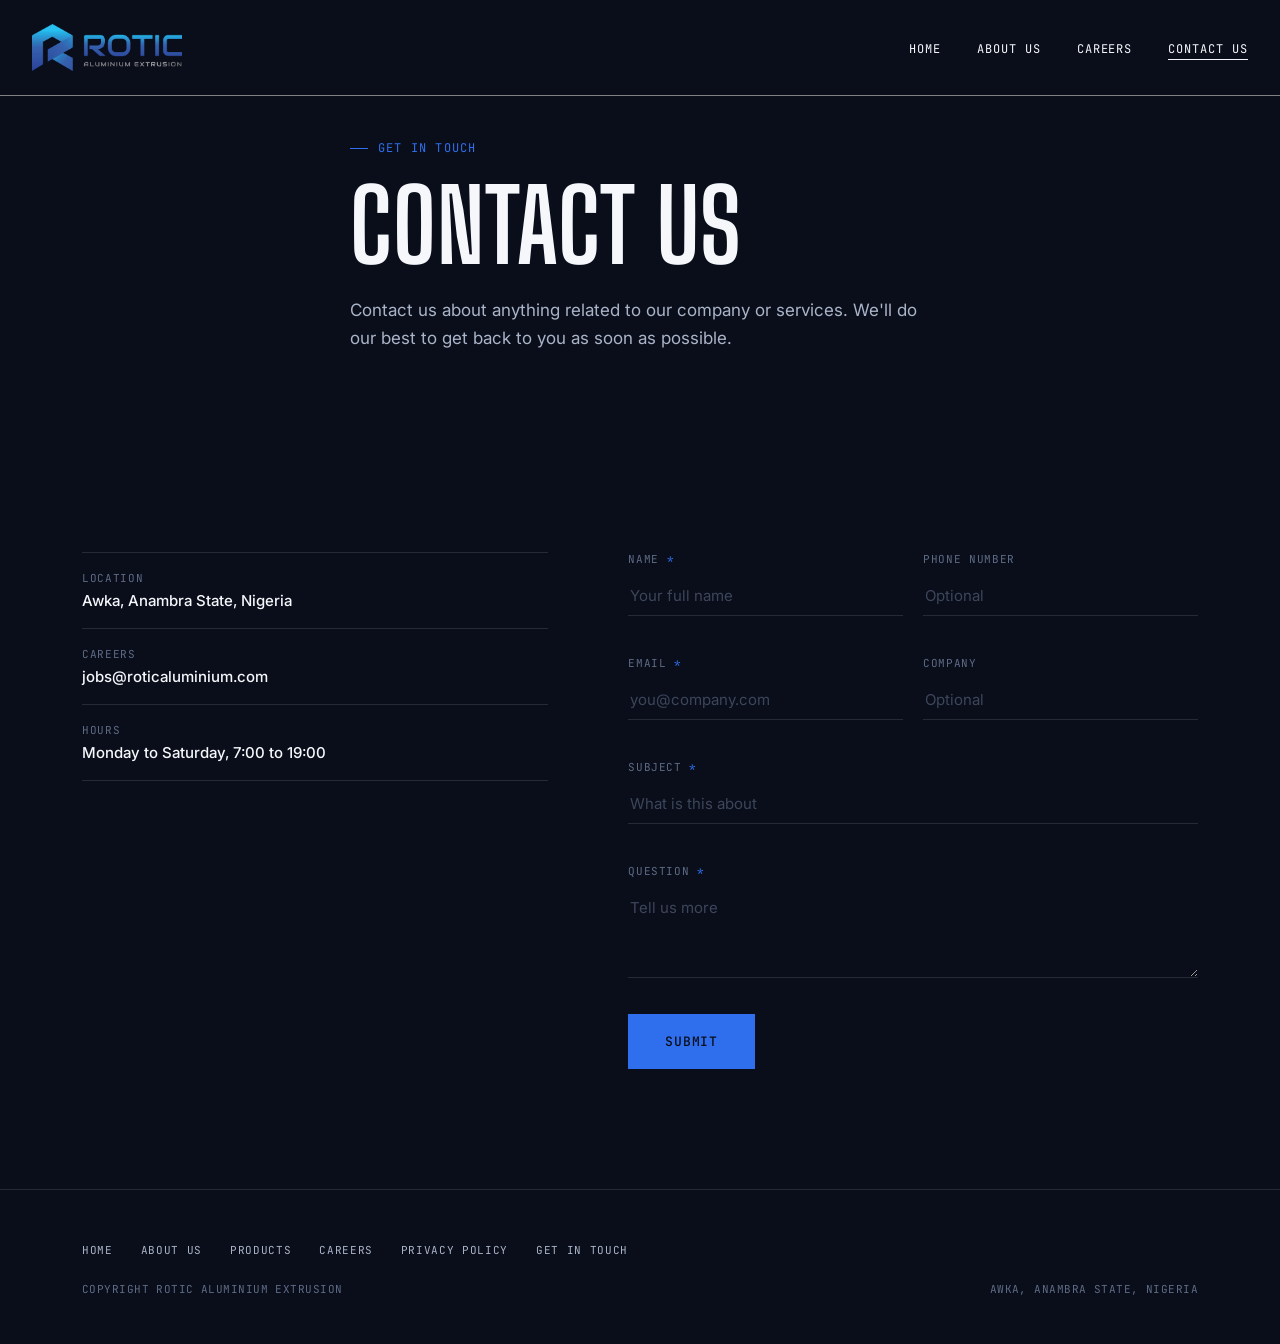
<file: contact.html>
<!doctype html>
<html lang="en">
  <head>
    <meta charset="UTF-8" />
    <meta name="viewport" content="width=device-width, initial-scale=1.0" />
    <title>Contact Us | Rotic Aluminium Extrusion &ndash; Awka, Anambra State, Nigeria</title>
    <meta
      name="description"
      content="Get in touch with Rotic Aluminium Extrusion in Awka, Anambra State, Nigeria. Reach our team for quotes, orders, careers or general inquiries about our aluminium profiles."
    />
    <meta
      name="keywords"
      content="contact Rotic Aluminium, aluminium supplier contact Nigeria, get quote aluminium profiles, aluminium extrusion company Awka contact, Rotic Aluminium Extrusion email, aluminium manufacturer Anambra contact"
    />
    <meta name="robots" content="index, follow" />
    <meta name="author" content="Rotic Aluminium Extrusion" />
    <link rel="canonical" href="https://company-website-tawny-pi.vercel.app/contact" />

    <!-- Open Graph -->
    <meta property="og:type" content="website" />
    <meta property="og:site_name" content="Rotic Aluminium Extrusion" />
    <meta
      property="og:title"
      content="Contact Us | Rotic Aluminium Extrusion"
    />
    <meta
      property="og:description"
      content="Reach the Rotic Aluminium Extrusion team in Awka, Anambra State, Nigeria for quotes, orders and inquiries."
    />
    <meta property="og:url" content="https://company-website-tawny-pi.vercel.app/contact" />
    <meta
      property="og:image"
      content="https://company-website-tawny-pi.vercel.app/images/IMG_4225.png"
    />
    <meta property="og:locale" content="en_NG" />

    <!-- Twitter / X -->
    <meta name="twitter:card" content="summary_large_image" />
    <meta name="twitter:title" content="Contact Us | Rotic Aluminium Extrusion" />
    <meta
      name="twitter:description"
      content="Reach the Rotic Aluminium Extrusion team in Awka, Anambra State, Nigeria."
    />
    <meta
      name="twitter:image"
      content="https://company-website-tawny-pi.vercel.app/images/IMG_4225.png"
    />

    <!-- Geo tags -->
    <meta name="geo.region" content="NG-AN" />
    <meta name="geo.placename" content="Awka, Anambra State" />
    <meta name="geo.position" content="6.233718767976861, 7.117095529133441" />
    <meta name="ICBM" content="6.233718767976861, 7.117095529133441" />

    <!-- JSON-LD: ContactPage referencing the canonical Organization -->
    <script type="application/ld+json">
      {
        "@context": "https://schema.org",
        "@type": "ContactPage",
        "url": "https://company-website-tawny-pi.vercel.app/contact",
        "name": "Contact Rotic Aluminium Extrusion",
        "about": {
          "@id": "https://company-website-tawny-pi.vercel.app/#organization"
        },
        "mainEntity": {
          "@type": "Organization",
          "name": "Rotic Aluminium Extrusion",
          "email": "jobs@roticaluminium.com",
          "address": {
            "@type": "PostalAddress",
            "addressLocality": "Awka",
            "addressRegion": "Anambra State",
            "addressCountry": "NG"
          },
          "openingHours": "Mo-Sa 07:00-19:00"
        }
      }
    </script>
    <link rel="preconnect" href="https://fonts.googleapis.com" />
    <link
      href="https://fonts.googleapis.com/css2?family=Big+Shoulders+Display:wght@500;600;700;800&family=Inter:wght@400;500;600&family=JetBrains+Mono:wght@400;500&display=swap"
      rel="stylesheet"
    />
    <link rel="icon" type="image/png" sizes="32x32" href="/favicon-32x32.png" />
    <link rel="icon" type="image/png" sizes="16x16" href="/favicon-16x16.png" />
    <link rel="apple-touch-icon" sizes="180x180" href="/apple-touch-icon.png" />
    <link rel="manifest" href="/site.webmanifest" />
    <link rel="icon" href="/favicon.ico" sizes="any" />
    <link rel="stylesheet" href="style.css" />
  </head>
  <body>
    <header>
      <a href="/" class="logo">
        <img src="./images/IMG_4225.png" alt="" class="logo" />
      </a>
      <nav>
        <ul>
          <li><a href="/">Home</a></li>
          <li><a href="/about">About Us</a></li>
          <li><a href="/careers">Careers</a></li>
          <li><a href="/contact" class="active">Contact Us</a></li>
        </ul>
      </nav>
      <button
        class="nav-toggle"
        id="navToggle"
        aria-label="Open menu"
        aria-expanded="false"
        aria-controls="mobileMenu"
      >
        <span class="nav-toggle-bars"
          ><span></span><span></span><span></span
        ></span>
      </button>
    </header>

    <div class="mobile-menu" id="mobileMenu">
      <ul>
        <li><a href="/" data-link>Home</a></li>
        <li><a href="/about" data-link>About Us</a></li>
        <li><a href="/careers" data-link>Careers</a></li>
        <li><a href="/contact" data-link class="active">Contact Us</a></li>
      </ul>
      <div class="mobile-menu-foot mono">Awka, Anambra State, Nigeria</div>
    </div>

    <!-- ============ PAGE HEADER ============ -->
    <section class="page-header" style="min-height: 40vh">
      <div class="wrap">
        <div class="eyebrow">Get In Touch</div>
        <h1>CONTACT US</h1>
        <p>
          Contact us about anything related to our company or services. We'll do
          our best to get back to you as soon as possible.
        </p>
      </div>
    </section>

    <!-- ============ CONTACT ============ -->
    <section class="section-pad">
      <div class="wrap contact-wrap">
        <div class="contact-info reveal">
          <div class="contact-detail">
            <div class="k">Location</div>
            <div class="v">Awka, Anambra State, Nigeria</div>
          </div>
          <div class="contact-detail">
            <div class="k">Careers</div>
            <div class="v">jobs@roticaluminium.com</div>
          </div>
          <div class="contact-detail">
            <div class="k">Hours</div>
            <div class="v">Monday to Saturday, 7:00 to 19:00</div>
          </div>
        </div>

        <form class="reveal" onsubmit="return false;">
          <div class="form-grid">
            <div class="field">
              <label>Name <span class="req">*</span></label>
              <input
                type="text"
                placeholder="Your full name"
                id="full-name"
                required
              />
            </div>
            <div class="field">
              <label>Phone Number</label>
              <input type="tel" placeholder="Optional" id="number" />
            </div>
            <div class="field">
              <label>Email <span class="req">*</span></label>
              <input
                type="email"
                placeholder="you@company.com"
                id="email-input"
                required
              />
            </div>
            <div class="field">
              <label>Company</label>
              <input type="text" placeholder="Optional" id="company-input" />
            </div>
            <div class="field full">
              <label>Subject <span class="req">*</span></label>
              <input
                type="text"
                placeholder="What is this about"
                id="about-input"
                required
              />
            </div>
            <div class="field full">
              <label>Question <span class="req">*</span></label>
              <textarea
                placeholder="Tell us more"
                id="tell-more"
                required
              ></textarea>
            </div>
          </div>
          <a href="#"
            ><button type="submit" class="submit-btn" id="submit-btn">
              Submit
            </button></a
          >
        </form>
      </div>
    </section>

    <footer>
      <div class="wrap">
        <div class="footer-row">
          <ul class="footer-links">
            <li><a href="/">Home</a></li>
            <li><a href="/about">About Us</a></li>
            <li><a href="#">Products</a></li>
            <li><a href="/careers">Careers</a></li>
            <li><a href="#">Privacy Policy</a></li>
            <li><a href="/contact">Get In Touch</a></li>
          </ul>
        </div>
        <div class="footer-row" style="margin-top: 24px">
          <span class="mono">Copyright Rotic Aluminium Extrusion</span>
          <span class="mono">Awka, Anambra State, Nigeria</span>
        </div>
      </div>
    </footer>

    <script src="script.js"></script>
  </body>
</html>
</file>
<file: style.css>
/* ===========================================================
   ROTIC ALUMINIUM EXTRUSION: Shared Stylesheet
   =========================================================== */

:root {
  --graphite: #0a0e1a;
  --graphite-soft: #121829;
  --silver: #aab4c8;
  --raw: #5e6b85;
  --ember: #2f6fed;
  --ember-dim: #1e4fb8;
  --paper: #f5f7fb;
  --paper-dim: #e8ecf4;
  --line: rgba(245, 247, 251, 0.12);
  --line-dark: rgba(10, 14, 26, 0.12);
}
* {
  margin: 0;
  padding: 0;
  box-sizing: border-box;
}
html {
  scroll-behavior: smooth;
}
body {
  background: var(--graphite);
  color: var(--paper);
  font-family: "Inter", sans-serif;
  overflow-x: hidden;
}
::selection {
  background: var(--ember);
  color: var(--graphite);
}

h1,
h2,
h3,
.display {
  font-family: "Big Shoulders Display", sans-serif;
  text-transform: uppercase;
  letter-spacing: 0.01em;
  line-height: 0.92;
}
.mono {
  font-family: "JetBrains Mono", monospace;
  letter-spacing: 0.04em;
  text-transform: uppercase;
}
a {
  color: inherit;
  text-decoration: none;
}
img {
  max-width: 100%;
  display: block;
}
button {
  font-family: inherit;
  cursor: pointer;
}
.wrap {
  max-width: 1180px;
  margin: 0 auto;
  padding: 0 32px;
}

a:focus-visible,
button:focus-visible,
input:focus-visible,
textarea:focus-visible {
  outline: 2px solid var(--ember);
  outline-offset: 3px;
}

@media (prefers-reduced-motion: reduce) {
  * {
    animation: none !important;
    transition: none !important;
  }
}

/* ---------- NAV ---------- */
header {
  position: fixed;
  top: 0;
  left: 0;
  right: 0;
  z-index: 1000;
  display: flex;
  align-items: center;
  justify-content: space-between;
  padding: 24px 32px;
  border-bottom: 0.5px solid grey;
  background-color: #0a0e1a;
  margin-top: 0;
}

header a img {
  width: 150px;
}
.logo {
  display: flex;
  align-items: center;
  gap: 10px;
}
.logo-mark {
  width: 30px;
  height: 30px;
  background: linear-gradient(135deg, #4f8bff 0%, #2f6fed 45%, #0a3aad 100%);
  clip-path: polygon(50% 0%, 100% 38%, 78% 100%, 50% 65%, 22% 100%, 0% 38%);
}
.logo-text {
  font-family: "Big Shoulders Display", sans-serif;
  font-weight: 800;
  font-size: 22px;
  letter-spacing: 0.02em;
  color: var(--paper);
}
nav ul {
  display: flex;
  gap: 36px;
  list-style: none;
}
nav a {
  font-family: "JetBrains Mono", monospace;
  font-size: 12px;
  letter-spacing: 0.08em;
  text-transform: uppercase;
  color: var(--paper);
  position: relative;
  padding-bottom: 3px;
}
nav a::after {
  content: "";
  position: absolute;
  left: 0;
  bottom: 0;
  height: 1px;
  width: 0;
  background: var(--paper);
  transition: width 0.3s ease;
}
nav a:hover::after,
nav a.active::after {
  width: 100%;
}
nav a.active {
  color: var(--paper);
}

.nav-toggle {
  display: none;
  width: 44px;
  height: 44px;
  align-items: center;
  justify-content: center;
  background: none;
  border: none;
  position: relative;
  z-index: 300;
}
.nav-toggle-bars {
  width: 24px;
  height: 16px;
  position: relative;
  display: block;
}
.nav-toggle-bars span {
  position: absolute;
  left: 0;
  width: 100%;
  height: 2px;
  background: var(--paper);
  transition:
    transform 0.3s ease,
    opacity 0.3s ease,
    top 0.3s ease;
}
.nav-toggle-bars span:nth-child(1) {
  top: 0;
}
.nav-toggle-bars span:nth-child(2) {
  top: 7px;
}
.nav-toggle-bars span:nth-child(3) {
  top: 14px;
}
.nav-toggle[aria-expanded="true"] .nav-toggle-bars span:nth-child(1) {
  top: 7px;
  transform: rotate(45deg);
}
.nav-toggle[aria-expanded="true"] .nav-toggle-bars span:nth-child(2) {
  opacity: 0;
}
.nav-toggle[aria-expanded="true"] .nav-toggle-bars span:nth-child(3) {
  top: 7px;
  transform: rotate(-45deg);
}

.mobile-menu {
  position: fixed;
  inset: 0;
  z-index: 150;
  background: var(--graphite);
  display: flex;
  flex-direction: column;
  justify-content: center;
  padding: 32px;
  opacity: 0;
  visibility: hidden;
  transform: translateY(-12px);
  transition:
    opacity 0.35s ease,
    transform 0.35s ease,
    visibility 0s linear 0.35s;
}
.mobile-menu.open {
  opacity: 1;
  visibility: visible;
  transform: translateY(0);
  transition:
    opacity 0.35s ease,
    transform 0.35s ease,
    visibility 0s linear 0s;
}
.mobile-menu ul {
  list-style: none;
}
.mobile-menu li {
  border-top: 1px solid var(--line);
}
.mobile-menu li:last-child {
  border-bottom: 1px solid var(--line);
}
.mobile-menu a {
  display: block;
  padding: 24px 4px;
  font-family: "Big Shoulders Display", sans-serif;
  font-size: 42px;
  text-transform: uppercase;
  color: var(--paper);
  font-weight: 600;
}
.mobile-menu a:active,
.mobile-menu a.active {
  color: var(--ember);
}
.mobile-menu-foot {
  margin-top: 40px;
  color: var(--raw);
  font-size: 11px;
}

/* ---------- PAGE HEADER (sub-pages) ---------- */
.page-header {
  min-height: 60vh;
  display: flex;
  flex-direction: column;
  justify-content: center;
  position: relative;
  padding-top: 140px;
  padding-bottom: 80px;
}
.page-header .eyebrow {
  margin-bottom: 24px;
}
.page-header h1 {
  font-size: clamp(44px, 8vw, 100px);
  font-weight: 700;
  color: var(--paper);
}
.page-header p {
  margin-top: 24px;
  max-width: 580px;
  font-size: 17px;
  line-height: 1.65;
  color: var(--silver);
}

/* ---------- HERO (Home only) ---------- */
.hero {
  min-height: 100svh;
  display: flex;
  flex-direction: column;
  justify-content: center;
  position: relative;
  padding-top: 120px;
  padding-bottom: 80px;
}

.hero::before {
  content: "";
  position: absolute;
  top: 0;
  left: 0;
  right: 0;
  bottom: 0;
  z-index: -1;
  background-image: url("./images/aluminium\ bg.jpg");
  background-size: cover;
  background-position: center;
  filter: blur(2px) opacity(0.9) brightness(0.7);
  transform: scale(1.08);
}
.hero-eyebrow {
  display: flex;
  align-items: center;
  gap: 12px;
  margin-bottom: 28px;
}
.hero-eyebrow .dot {
  width: 7px;
  height: 7px;
  border-radius: 50%;
  background: var(--ember);
  box-shadow: 0 0 0 4px rgba(47, 111, 237, 0.2);
}
.hero-eyebrow span {
  font-family: "JetBrains Mono", monospace;
  font-size: 12px;
  letter-spacing: 0.12em;
  color: var(--silver);
}
.hero h1 {
  font-size: clamp(48px, 8.6vw, 124px);
  font-weight: 700;
  color: var(--paper);
}
.hero h1 em {
  font-style: normal;
  color: transparent;
  -webkit-text-stroke: 1.5px var(--paper);
}
.hero-sub {
  margin-top: 32px;
  max-width: 600px;
  font-size: 18px;
  line-height: 1.6;
  color: var(--silver);
  font-weight: 400;
}

.die-line {
  margin-top: 56px;
  width: 100%;
  height: 1px;
  background: var(--line);
  position: relative;
  overflow: hidden;
}
.die-line .billet {
  position: absolute;
  top: 0;
  left: 0;
  height: 3px;
  width: 0%;
  margin-top: -1px;
  background: linear-gradient(90deg, var(--ember-dim), var(--ember));
  animation: extrude 1.8s cubic-bezier(0.16, 0.84, 0.44, 1) 0.3s forwards;
}
@keyframes extrude {
  to {
    width: 100%;
  }
}

.hero-meta {
  margin-top: 18px;
  display: flex;
  justify-content: space-between;
  flex-wrap: wrap;
  gap: 8px;
  font-family: "JetBrains Mono", monospace;
  font-size: 11px;
  letter-spacing: 0.08em;
  color: var(--silver);
  text-transform: uppercase;
}

/* ---------- SECTION SHELL ---------- */
section {
  position: relative;
}
.section-pad {
  padding: 120px 0;
}
.section-pad-sm {
  padding: 80px 0;
}
.rule {
  height: 1px;
  background: var(--line);
}
.eyebrow {
  font-family: "JetBrains Mono", monospace;
  font-size: 12px;
  letter-spacing: 0.1em;
  color: var(--ember);
  text-transform: uppercase;
  display: flex;
  align-items: center;
  gap: 10px;
  margin-bottom: 22px;
}
.eyebrow::before {
  content: "";
  width: 18px;
  height: 1px;
  background: var(--ember);
}

/* ---------- STORY (Who We Are) ---------- */
.story {
  display: grid;
  grid-template-columns: 0.9fr 1.1fr;
  gap: 80px;
  align-items: start;
}
.story::before {
  content: "";
  position: absolute;
  top: 0;
  left: 0;
  right: 0;
  bottom: 0;
  z-index: -1;
  background-image: url("./images/story\ main.jpg");
  background-size: cover;
  background-position: center;
  filter: blur(3px) opacity(0.9) brightness(0.4);
  transform: scale(1.08);
}
.story h2 {
  font-size: clamp(36px, 4.2vw, 56px);
  color: var(--paper);
  font-weight: 600;
}
.story-body p {
  font-size: 17px;
  line-height: 1.75;
  color: var(--silver);
  margin-bottom: 20px;
  max-width: 540px;
}
.story-body p:last-child {
  margin-bottom: 0;
}
.story-body strong {
  color: var(--paper);
  font-weight: 600;
}
.text-link {
  display: inline-flex;
  align-items: center;
  gap: 10px;
  margin-top: 32px;
  font-family: "JetBrains Mono", monospace;
  font-size: 13px;
  letter-spacing: 0.06em;
  text-transform: uppercase;
  color: var(--ember);
  border-bottom: 1px solid var(--ember-dim);
  padding-bottom: 4px;
}
.text-link:hover {
  color: var(--paper);
  border-color: var(--paper);
}

/* ---------- MISSION / VISION ---------- */
.mv-grid {
  display: grid;
  grid-template-columns: 1fr 1fr;
  border-top: 1px solid var(--line);
  border-bottom: 1px solid var(--line);
}
.mv-card {
  display: flex;
  flex-direction: column;
  justify-content: center;
  align-items: center;
  padding: 64px 56px;
  border-right: 1px solid var(--line);
}
.mv-card:last-child {
  border-right: none;
}
.mv-tag {
  font-family: "JetBrains Mono", monospace;
  font-size: 12px;
  color: var(--ember);
  letter-spacing: 0.08em;
  margin-bottom: 24px;
  display: block;
}

.mv-image {
  display: flex;
  flex-direction: column;
  justify-content: center;
  align-items: start;
  gap: 1rem;
}

.mv-image img {
  height: 20rem;
  width: 25rem;
}

.mv-card h3 {
  font-size: clamp(26px, 3vw, 34px);
  color: var(--paper);
  font-weight: 600;
  text-transform: none;
  line-height: 1.25;
  margin-bottom: 24px;
  max-width: 420px;
}

/* ---------- STATS ---------- */
.stats {
  display: grid;
  grid-template-columns: repeat(4, 1fr);
  border-bottom: 1px solid var(--line);
}
.stat {
  padding: 44px 32px;
  border-right: 1px solid var(--line);
}
.stat:last-child {
  border-right: none;
}
.stat .num {
  font-family: "Big Shoulders Display", sans-serif;
  font-size: clamp(30px, 3.6vw, 46px);
  font-weight: 700;
  color: var(--ember);
  line-height: 1;
}
.stat .label {
  margin-top: 10px;
  font-family: "JetBrains Mono", monospace;
  font-size: 11px;
  letter-spacing: 0.05em;
  color: var(--raw);
  text-transform: uppercase;
  line-height: 1.5;
}

/* ---------- VALUES ---------- */
.values-head {
  display: flex;
  justify-content: space-between;
  align-items: flex-end;
  margin-bottom: 64px;
  flex-wrap: wrap;
  gap: 24px;
}
.values-head h2 {
  font-size: clamp(36px, 4.2vw, 56px);
  color: var(--paper);
  font-weight: 600;
  max-width: 560px;
}
.values-head p {
  color: var(--raw);
  max-width: 340px;
  font-size: 15px;
  line-height: 1.6;
}

.value-grid {
  display: grid;
  grid-template-columns: repeat(3, 1fr);
  gap: 1px;
  background: var(--line);
}
.value-card {
  display: flex;
  flex-direction: column;
  background: var(--graphite);
  padding: 44px 36px;
  transition: background 0.35s ease;
}
.value-card img {
  height: 70px;
  width: 70px;
  align-self: flex-start;
  margin-bottom: 1rem;
  margin-top: -2rem;
}
.value-card:hover {
  background: var(--graphite-soft);
}
.value-code {
  font-family: "JetBrains Mono", monospace;
  font-size: 12px;
  color: var(--ember);
  letter-spacing: 0.08em;
  margin-bottom: 28px;
  display: block;
}
.value-card h3 {
  font-size: 24px;
  color: var(--paper);
  font-weight: 600;
  margin-bottom: 14px;
  text-transform: none;
}
.value-card p {
  font-size: 14.5px;
  line-height: 1.65;
  color: var(--silver);
}

/* ---------- WHAT SETS US APART ---------- */
.apart {
  background: var(--paper);
  color: var(--graphite);
}
.apart .eyebrow {
  color: var(--ember-dim);
}
.apart .eyebrow::before {
  background: var(--ember-dim);
}
.apart h2 {
  font-size: clamp(36px, 4.2vw, 56px);
  font-weight: 600;
  max-width: 620px;
  margin-bottom: 72px;
}
.apart-row {
  display: grid;
  grid-template-columns: 80px 1fr 1.4fr;
  gap: 32px;
  align-items: center;
  padding: 32px 0;
  border-top: 1px solid rgba(10, 14, 26, 0.12);
}
.apart-row:last-child {
  border-bottom: 1px solid rgba(10, 14, 26, 0.12);
}
.apart-tag {
  font-family: "JetBrains Mono", monospace;
  font-size: 13px;
  color: var(--ember-dim);
}
.apart-row h3 {
  font-size: 22px;
  font-weight: 600;
  text-transform: none;
  color: var(--graphite);
}
.apart-row p {
  font-size: 15px;
  line-height: 1.65;
  color: #475066;
}

/* ---------- LOCATION ---------- */
.facility {
  display: grid;
  grid-template-columns: 1fr 1fr;
  gap: 0;
  border-top: 1px solid var(--line);
}
.facility-info {
  padding: 100px 64px 100px 0;
}
.facility-visual {
  margin-top: 2rem;
  position: relative;
  min-height: 420px;
  display: flex;
  align-items: flex-end;
  padding: 40px;
  cursor: pointer;
}
.facility-visual::before {
  content: "";
  position: absolute;
  top: 0;
  left: 0;
  right: 0;
  bottom: 0;
  z-index: -1;
  background-image: url("./images/IMG_4254.jpeg");
  background-size: cover;
  background-position: center;
  filter: blur(0px) opacity(1) brightness(0.9);
  transform: scale(1.08);
}
.facility-visual .coord {
  font-family: "JetBrains Mono", monospace;
  font-size: 12px;
  color: white;
  letter-spacing: 0.08em;
}
.facility-info h2 {
  font-size: clamp(32px, 4vw, 48px);
  color: var(--paper);
  font-weight: 600;
  margin-bottom: 24px;
  max-width: 480px;
}
.facility-info p {
  font-size: 16px;
  line-height: 1.75;
  color: var(--silver);
  margin-bottom: 0;
  max-width: 460px;
}

/* ---------- CAREERS ---------- */
.careers-top {
  display: grid;
  grid-template-columns: 1.2fr 0.8fr;
  gap: 60px;
  align-items: end;
  margin-bottom: 80px;
}
.careers-top h2 {
  font-size: clamp(34px, 4.4vw, 58px);
  color: var(--paper);
  font-weight: 600;
}
.careers-top p {
  font-size: 16px;
  line-height: 1.7;
  color: var(--silver);
}
.careers-top .btn {
  margin-top: 8px;
}

.pillars {
  display: grid;
  grid-template-columns: repeat(4, 1fr);
  gap: 1px;
  background: var(--line);
  margin-bottom: 80px;
}
.pillar {
  background: var(--graphite);
  padding: 36px 28px;
}
.pillar .pillar-num {
  font-family: "JetBrains Mono", monospace;
  font-size: 11px;
  color: var(--ember);
  letter-spacing: 0.06em;
  margin-bottom: 18px;
  display: block;
}
.pillar h3 {
  font-size: 19px;
  color: var(--paper);
  font-weight: 600;
  text-transform: none;
  margin-bottom: 10px;
  line-height: 1.25;
}
.pillar p {
  font-size: 13.5px;
  line-height: 1.6;
  color: var(--silver);
}

.roles-head {
  display: flex;
  justify-content: space-between;
  align-items: baseline;
  margin-bottom: 24px;
  flex-wrap: wrap;
  gap: 12px;
}
.roles-head h3 {
  font-family: "JetBrains Mono", monospace;
  text-transform: uppercase;
  font-size: 13px;
  letter-spacing: 0.08em;
  color: var(--raw);
}
.role-list {
  list-style: none;
  border-top: 1px solid var(--line);
}
.role-item {
  border-bottom: 1px solid var(--line);
}
.role-item summary {
  list-style: none;
  cursor: pointer;
  display: flex;
  justify-content: space-between;
  align-items: center;
  padding: 26px 0;
  gap: 24px;
}
.role-item summary::-webkit-details-marker {
  display: none;
}
.role-name {
  font-size: clamp(20px, 2.6vw, 28px);
  font-weight: 600;
  color: var(--paper);
  font-family: "Big Shoulders Display", sans-serif;
  text-transform: uppercase;
}
.role-meta-row {
  display: flex;
  align-items: center;
  gap: 20px;
}
.role-tag {
  font-family: "JetBrains Mono", monospace;
  font-size: 11px;
  color: var(--raw);
  letter-spacing: 0.05em;
  text-transform: uppercase;
  white-space: nowrap;
}
.role-toggle {
  width: 30px;
  height: 30px;
  border: 1px solid var(--line);
  border-radius: 50%;
  display: flex;
  align-items: center;
  justify-content: center;
  flex-shrink: 0;
  position: relative;
}
.role-toggle::before,
.role-toggle::after {
  content: "";
  position: absolute;
  background: var(--paper);
}
.role-toggle::before {
  width: 10px;
  height: 1px;
}
.role-toggle::after {
  width: 1px;
  height: 10px;
  transition: transform 0.25s ease;
}
details[open] .role-toggle::after {
  transform: rotate(90deg);
}
.role-body {
  padding: 0 0 36px;
  max-width: 760px;
}
.role-body h4 {
  font-family: "JetBrains Mono", monospace;
  font-size: 12px;
  color: var(--ember);
  letter-spacing: 0.06em;
  text-transform: uppercase;
  margin: 22px 0 12px;
}
.role-body h4:first-child {
  margin-top: 0;
}
.role-body p,
.role-body li {
  font-size: 14.5px;
  line-height: 1.7;
  color: var(--silver);
}
.role-body ul {
  padding-left: 18px;
  margin-bottom: 4px;
}
.role-body li {
  margin-bottom: 6px;
}
.role-apply {
  display: inline-flex;
  align-items: center;
  gap: 10px;
  margin-top: 24px;
  font-family: "JetBrains Mono", monospace;
  font-size: 12px;
  letter-spacing: 0.06em;
  text-transform: uppercase;
  color: var(--ember);
  border-bottom: 1px solid var(--ember-dim);
  padding-bottom: 3px;
}
.role-apply:hover {
  color: var(--paper);
  border-color: var(--paper);
}

/* ---------- CONTACT ---------- */
.contact-wrap {
  display: grid;
  grid-template-columns: 0.9fr 1.1fr;
  gap: 80px;
}
.contact-info h2 {
  font-size: clamp(34px, 4vw, 52px);
  color: var(--paper);
  font-weight: 600;
  margin-bottom: 20px;
}
.contact-info p {
  font-size: 16px;
  line-height: 1.7;
  color: var(--silver);
  margin-bottom: 36px;
  max-width: 420px;
}
.contact-detail {
  border-top: 1px solid var(--line);
  padding: 18px 0;
}
.contact-detail:last-child {
  border-bottom: 1px solid var(--line);
}
.contact-detail .k {
  font-family: "JetBrains Mono", monospace;
  font-size: 11px;
  color: var(--raw);
  letter-spacing: 0.06em;
  text-transform: uppercase;
  margin-bottom: 6px;
}
.contact-detail .v {
  font-size: 15px;
  color: var(--paper);
  font-weight: 500;
}

.form-grid {
  display: grid;
  grid-template-columns: 1fr 1fr;
  gap: 20px;
}
.field {
  margin-bottom: 20px;
}
.field.full {
  grid-column: 1 / -1;
}
.field label {
  display: block;
  font-family: "JetBrains Mono", monospace;
  font-size: 11px;
  letter-spacing: 0.06em;
  text-transform: uppercase;
  color: var(--raw);
  margin-bottom: 10px;
}
.field label .req {
  color: var(--ember);
}
.field input,
.field textarea {
  width: 100%;
  background: transparent;
  border: none;
  border-bottom: 1px solid var(--line);
  color: var(--paper);
  font-family: "Inter", sans-serif;
  font-size: 15px;
  padding: 10px 2px;
  transition: border-color 0.25s ease;
}
.field input::placeholder,
.field textarea::placeholder {
  color: var(--raw);
  opacity: 0.6;
}
.field input:focus,
.field textarea:focus {
  border-color: var(--ember);
  outline: none;
}
.field textarea {
  resize: vertical;
  min-height: 90px;
}
.submit-btn {
  margin-top: 12px;
  font-family: "JetBrains Mono", monospace;
  font-size: 13px;
  letter-spacing: 0.06em;
  text-transform: uppercase;
  padding: 18px 36px;
  background: var(--ember);
  border: 1px solid var(--ember);
  color: var(--graphite);
  font-weight: 500;
  transition: all 0.3s ease;
}
.submit-btn:hover {
  background: var(--paper);
  border-color: var(--paper);
}

/* ---------- CTA ---------- */
.cta {
  padding: 140px 0;
  text-align: center;
  background:
    radial-gradient(ellipse 700px 400px at 50% 100%, transparent 65%),
    var(--graphite);
}
.cta .eyebrow {
  justify-content: center;
}
.cta .eyebrow::before {
  display: none;
}
.cta h2 {
  font-size: clamp(40px, 7vw, 84px);
  color: var(--paper);
  font-weight: 700;
  max-width: 880px;
  margin: 0 auto 40px;
}
.cta-buttons {
  display: flex;
  gap: 18px;
  justify-content: center;
  flex-wrap: wrap;
}
.btn {
  font-family: "JetBrains Mono", monospace;
  font-size: 13px;
  letter-spacing: 0.06em;
  text-transform: uppercase;
  padding: 18px 32px;
  border: 1px solid var(--paper);
  display: inline-block;
  transition: all 0.3s ease;
  border-radius: 8px;
}
.btn-solid {
  background: var(--ember);
  border-color: var(--ember);
  color: var(--graphite);
  font-weight: 500;
}
.btn-solid:hover {
  background: var(--paper);
  border-color: var(--paper);
}
.btn-outline:hover {
  background: var(--paper);
  color: var(--graphite);
}

/* ---------- FOOTER ---------- */
footer {
  border-top: 1px solid var(--line);
  padding: 48px 0;
}
.footer-row {
  display: flex;
  justify-content: space-between;
  align-items: center;
  flex-wrap: wrap;
  gap: 16px;
}
.footer-links {
  display: flex;
  gap: 28px;
  flex-wrap: wrap;
  list-style: none;
}
.footer-links a {
  font-family: "JetBrains Mono", monospace;
  font-size: 11px;
  letter-spacing: 0.06em;
  text-transform: uppercase;
  color: var(--silver);
}
.footer-links a:hover {
  color: var(--ember);
}
.footer-row .mono {
  font-size: 11px;
  color: var(--raw);
}

/* ---------- REVEAL ---------- */
.reveal {
  opacity: 0;
  transform: translateY(28px);
  transition:
    opacity 0.8s ease,
    transform 0.8s ease;
}
.reveal.in {
  opacity: 1;
  transform: translateY(0);
}

/* ---------- RESPONSIVE ---------- */
@media (max-width: 880px) {
  nav ul {
    display: none;
  }
  .nav-toggle {
    display: flex;
  }
  .story {
    grid-template-columns: 1fr;
    gap: 40px;
  }
  .mv-grid {
    grid-template-columns: 1fr;
  }
  .mv-card {
    border-right: none;
    border-bottom: 1px solid var(--line);
  }
  .mv-card:last-child {
    border-bottom: none;
  }
  .stats {
    grid-template-columns: repeat(2, 1fr);
  }
  .stat:nth-child(2n) {
    border-right: none;
  }
  .value-grid {
    grid-template-columns: 1fr;
  }
  .apart-row {
    grid-template-columns: 50px 1fr;
  }
  .apart-row p {
    grid-column: 2 / 3;
  }
  .facility {
    grid-template-columns: 1fr;
  }
  .facility-info {
    padding: 64px 0;
  }
  .facility-visual {
    min-height: 280px;
  }
  .careers-top {
    grid-template-columns: 1fr;
  }
  .pillars {
    grid-template-columns: repeat(2, 1fr);
  }
  .contact-wrap {
    grid-template-columns: 1fr;
    gap: 56px;
  }
  .form-grid {
    grid-template-columns: 1fr;
  }
  .role-meta-row {
    flex-direction: row-reverse;
  }
  .wrap {
    padding: 0 22px;
  }

  .mv-image {
    display: flex;
    flex-wrap: wrap;
    justify-content: center;
    align-items: center;
    gap: 1rem;
  }
}
</file>
